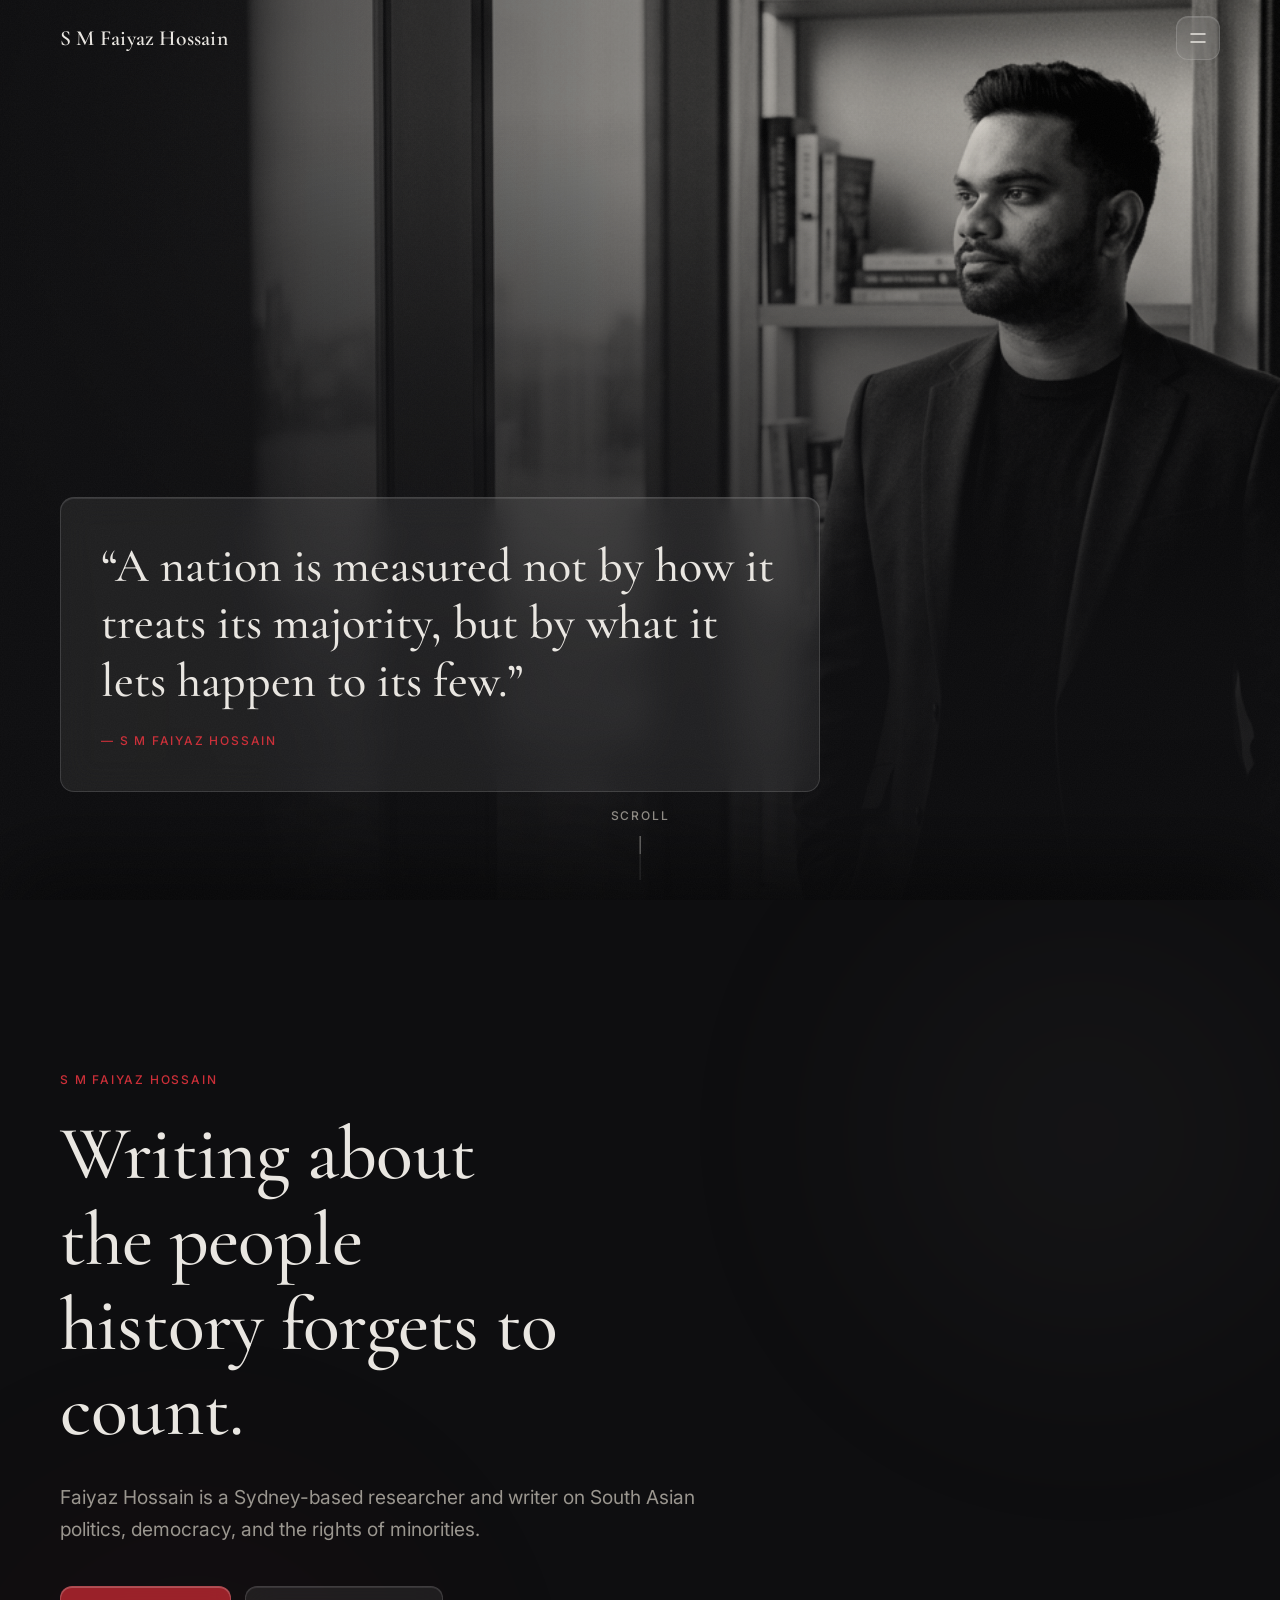
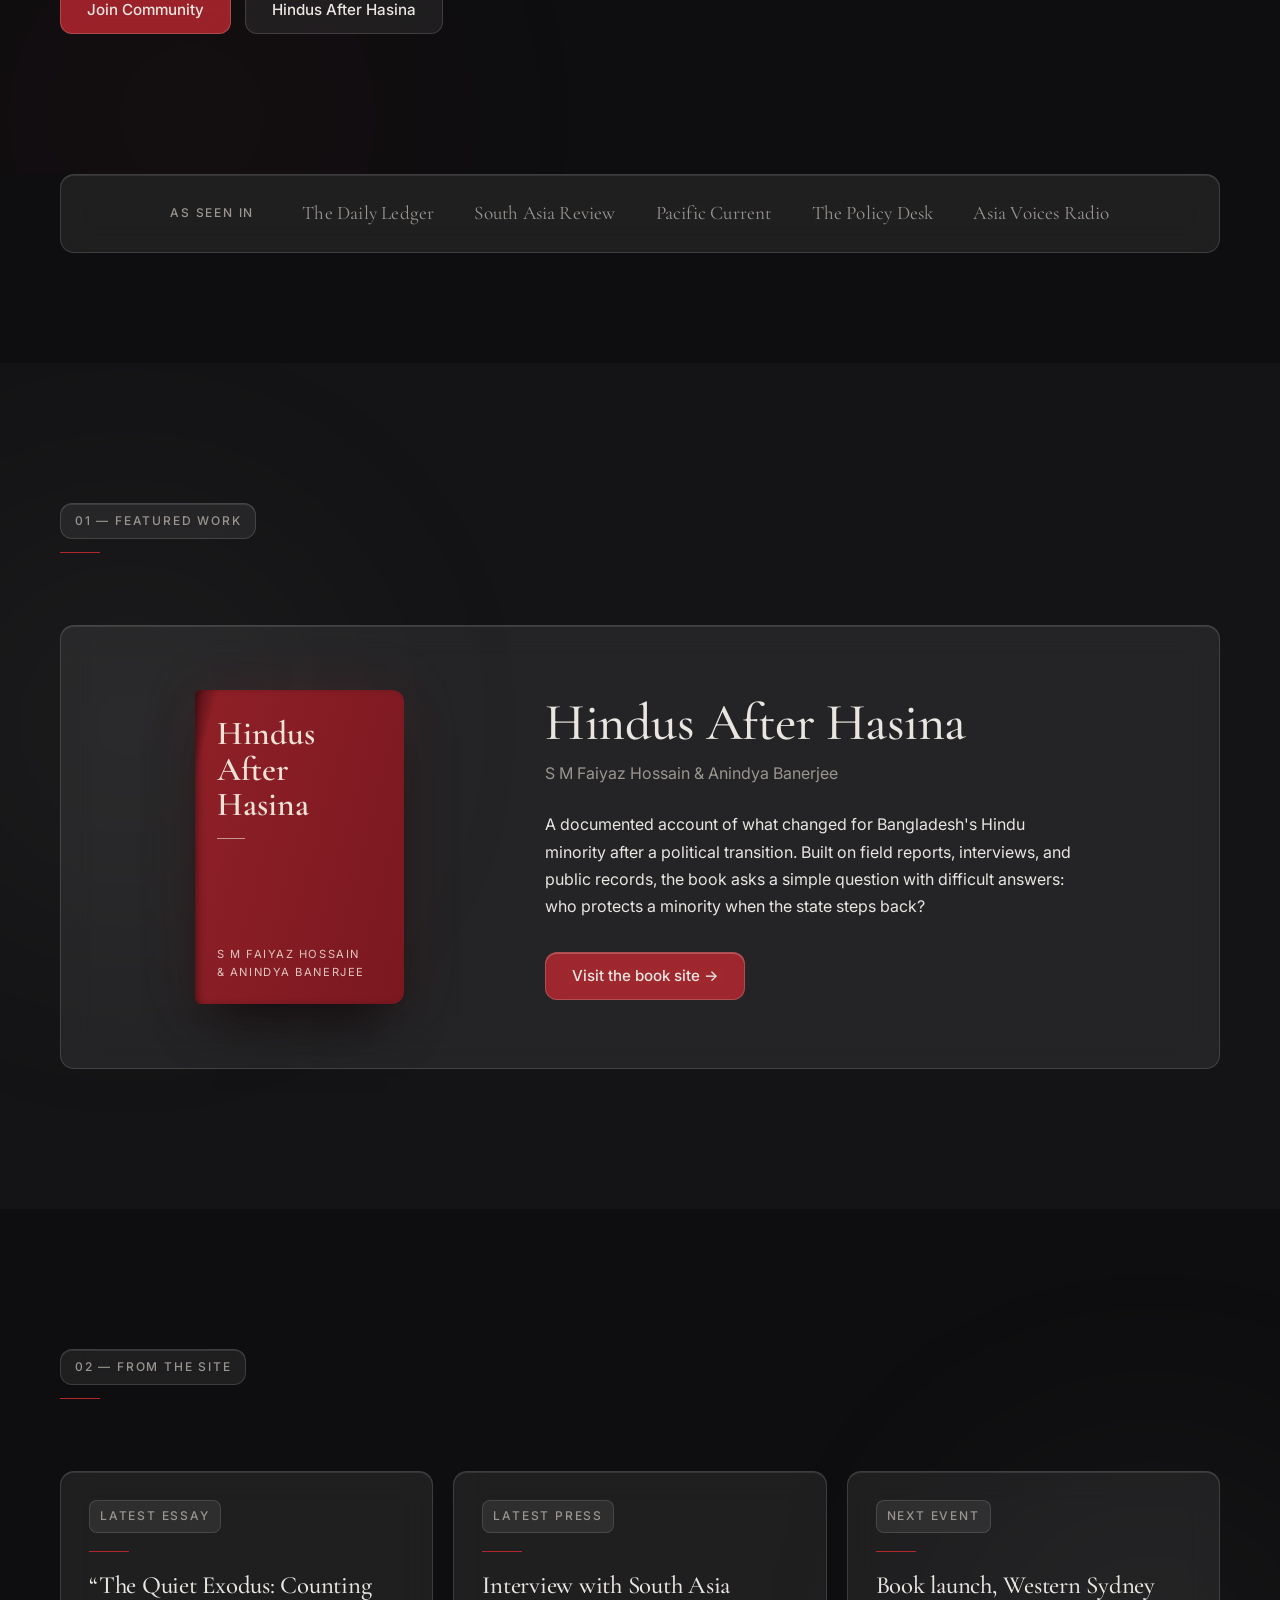
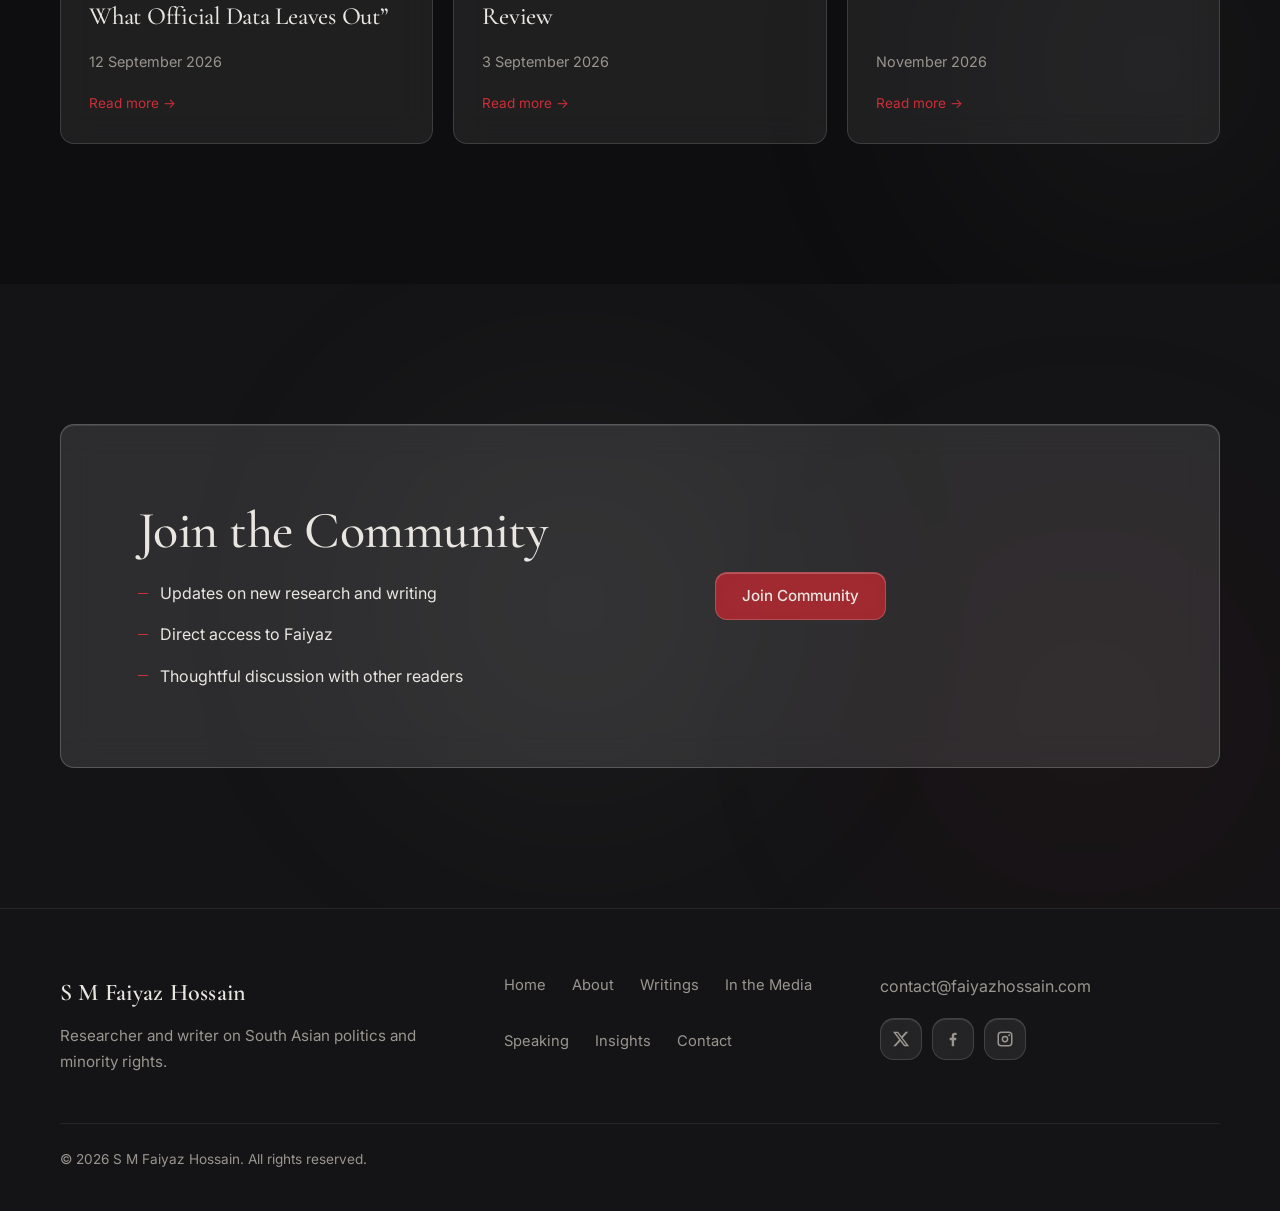
<file: index.html>
<!DOCTYPE html>
<html lang="en">
<head>
  <meta charset="utf-8">
  <meta name="viewport" content="width=device-width, initial-scale=1">
  <meta name="robots" content="noindex, nofollow">
  <title>S M Faiyaz Hossain — Researcher and writer on South Asian politics</title>
  <meta name="description" content="Researcher and writer on South Asian politics and minority rights.">
  <link rel="preconnect" href="https://fonts.googleapis.com">
  <link rel="preconnect" href="https://fonts.gstatic.com" crossorigin>
  <link href="https://fonts.googleapis.com/css2?family=Cormorant+Garamond:wght@500;600&family=Inter:wght@400;500&display=swap" rel="stylesheet">
  <script>document.documentElement.classList.add("js")</script>
  <link rel="stylesheet" href="css/style.css">
</head>
<body>
  <a class="skip-link" href="#main">Skip to content</a>

  <header class="site-header is-intro">
    <div class="site-header__inner">
      <a class="logo" href="index.html">S M Faiyaz Hossain</a>
      <nav class="nav" aria-label="Main">
        <a href="index.html" aria-current="page">Home</a>
        <a href="about.html">About</a>
        <a href="writings.html">Writings</a>
        <a href="media.html">In the Media</a>
        <a href="speaking.html">Speaking</a>
        <a href="insights.html">Insights</a>
        <a href="contact.html">Contact</a>
      </nav>
      <a class="btn btn--primary btn--sm site-header__cta" href="contact.html#community">Join Community</a>
      <button class="menu-btn glass" type="button" aria-expanded="false" aria-controls="menu-panel" aria-label="Open menu">
        <svg class="icon-open" viewBox="0 0 20 20" fill="none" stroke="currentColor" stroke-width="1.5" stroke-linecap="round" aria-hidden="true"><path d="M3 6h14M3 14h14"/></svg>
        <svg class="icon-close" viewBox="0 0 20 20" fill="none" stroke="currentColor" stroke-width="1.5" stroke-linecap="round" aria-hidden="true"><path d="M5 5l10 10M15 5L5 15"/></svg>
      </button>
    </div>
    <nav id="menu-panel" class="menu-panel glass" aria-label="Menu">
      <a href="index.html" aria-current="page">Home</a>
      <a href="about.html">About</a>
      <a href="writings.html">Writings</a>
      <a href="media.html">In the Media</a>
      <a href="speaking.html">Speaking</a>
      <a href="insights.html">Insights</a>
      <a href="contact.html">Contact</a>
      <a class="btn btn--primary" href="contact.html#community">Join Community</a>
    </nav>
  </header>

  <!-- 4.1 Intro screen -->
  <section class="intro" aria-label="Introduction">
    <div class="intro__media">
      <picture>
        <source media="(max-width: 700px)" srcset="assets/img/portrait-hero-mobile.jpg">
        <img class="photo" src="assets/img/portrait-hero.jpg" alt="Portrait of S M Faiyaz Hossain" fetchpriority="high">
      </picture>
    </div>
    <div class="intro__shade"></div>
    <div class="intro__content">
      <div class="container">
        <figure class="intro__quote glass" id="intro-quote">
          <!-- PLACEHOLDER -->
          <blockquote>“A nation is measured not by how it treats its majority, but by what it lets happen to its few.”</blockquote>
          <figcaption><cite class="eyebrow eyebrow--red">— S M Faiyaz Hossain</cite></figcaption>
        </figure>
      </div>
    </div>
    <div class="intro__scroll" aria-hidden="true">
      <span class="eyebrow">Scroll</span>
      <span class="line"></span>
    </div>
  </section>

  <div class="page-body">
    <main id="main">

      <!-- 1. Hero statement -->
      <section class="section hero glow-wrap">
        <span class="glow glow--warm glow--a"></span>
        <span class="glow glow--red glow--b"></span>
        <div class="container reveal">
          <!-- PLACEHOLDER -->
          <p class="eyebrow eyebrow--red" style="margin-bottom:22px">S M Faiyaz Hossain</p>
          <h1>Writing about the people history forgets to count.</h1>
          <p class="lead">Faiyaz Hossain is a Sydney-based researcher and writer on South Asian politics, democracy, and the rights of minorities.</p>
          <div class="hero__actions">
            <a class="btn btn--primary" href="contact.html#community">Join Community</a>
            <a class="btn btn--secondary" href="writings.html">Hindus After Hasina</a>
          </div>
        </div>
      </section>

      <!-- 2. Credibility strip -->
      <section class="strip" aria-label="As seen in">
        <div class="container reveal">
          <!-- PLACEHOLDER -->
          <div class="strip__bar glass">
            <span class="eyebrow strip__label">As seen in</span>
            <ul style="display:contents" data-stagger>
              <li class="reveal">The Daily Ledger</li>
              <li class="reveal">South Asia Review</li>
              <li class="reveal">Pacific Current</li>
              <li class="reveal">The Policy Desk</li>
              <li class="reveal">Asia Voices Radio</li>
            </ul>
          </div>
        </div>
      </section>

      <!-- 3. Featured work -->
      <section class="section section--raised glow-wrap">
        <span class="glow glow--warm" style="top:5%;left:-15%"></span>
        <div class="container">
          <div class="section-head reveal">
            <span class="tag glass eyebrow">01 — Featured Work</span>
          </div>
          <div class="featured glass reveal">
            <!-- PLACEHOLDER: replace the CSS cover with the real book cover image -->
            <div class="book" role="img" aria-label="Book cover: Hindus After Hasina, by S M Faiyaz Hossain and Anindya Banerjee">
              <div>
                <div class="book__title">Hindus After Hasina</div>
                <hr class="book__rule">
              </div>
              <div class="book__authors">S M Faiyaz Hossain<br>&amp; Anindya Banerjee</div>
            </div>
            <div class="featured__text">
              <!-- PLACEHOLDER -->
              <h2>Hindus After Hasina</h2>
              <p class="featured__authors">S M Faiyaz Hossain &amp; Anindya Banerjee</p>
              <p class="body">A documented account of what changed for Bangladesh's Hindu minority after a political transition. Built on field reports, interviews, and public records, the book asks a simple question with difficult answers: who protects a minority when the state steps back?</p>
              <a class="btn btn--primary" href="writings.html">Visit the book site →</a>
            </div>
          </div>
        </div>
      </section>

      <!-- 4. Highlights -->
      <section class="section glow-wrap">
        <span class="glow glow--warm" style="top:20%;right:-15%"></span>
        <div class="container">
          <div class="section-head reveal">
            <span class="tag glass eyebrow">02 — From the Site</span>
          </div>
          <div class="cards" data-stagger>
            <!-- PLACEHOLDER -->
            <a class="card glass reveal" href="writings.html">
              <div class="card__meta"><span class="card__label eyebrow">Latest Essay</span></div>
              <hr class="rule">
              <h3>“The Quiet Exodus: Counting What Official Data Leaves Out”</h3>
              <p class="card__date">12 September 2026</p>
              <span class="card__more">Read more →</span>
            </a>
            <!-- PLACEHOLDER -->
            <a class="card glass reveal" href="media.html">
              <div class="card__meta"><span class="card__label eyebrow">Latest Press</span></div>
              <hr class="rule">
              <h3>Interview with South Asia Review</h3>
              <p class="card__date">3 September 2026</p>
              <span class="card__more">Read more →</span>
            </a>
            <!-- PLACEHOLDER -->
            <a class="card glass reveal" href="speaking.html">
              <div class="card__meta"><span class="card__label eyebrow">Next Event</span></div>
              <hr class="rule">
              <h3>Book launch, Western Sydney</h3>
              <p class="card__date">November 2026</p>
              <span class="card__more">Read more →</span>
            </a>
          </div>
        </div>
      </section>

      <!-- 5. Join the Community -->
      <section class="section section--raised glow-wrap" id="community">
        <span class="glow glow--warm" style="top:0;left:20%"></span>
        <span class="glow glow--red" style="bottom:-20%;right:-10%"></span>
        <div class="container">
          <div class="community glass glass--strong reveal">
            <!-- PLACEHOLDER -->
            <div>
              <h2>Join the Community</h2>
              <ul class="benefits">
                <li>Updates on new research and writing</li>
                <li>Direct access to Faiyaz</li>
                <li>Thoughtful discussion with other readers</li>
              </ul>
            </div>
            <div class="community__cta">
              <a class="btn btn--primary" href="contact.html#community">Join Community</a>
            </div>
          </div>
        </div>
      </section>

    </main>

    <!-- 6. Footer -->
    <footer class="site-footer">
      <div class="container">
        <div class="site-footer__top">
          <div>
            <a class="logo" href="index.html">S M Faiyaz Hossain</a>
            <p class="site-footer__tag">Researcher and writer on South Asian politics and minority rights.</p>
          </div>
          <nav class="footer-nav" aria-label="Footer">
            <a href="index.html">Home</a>
            <a href="about.html">About</a>
            <a href="writings.html">Writings</a>
            <a href="media.html">In the Media</a>
            <a href="speaking.html">Speaking</a>
            <a href="insights.html">Insights</a>
            <a href="contact.html">Contact</a>
          </nav>
          <div class="footer-contact">
            <a class="mail" href="mailto:contact@faiyazhossain.com">contact@faiyazhossain.com</a>
            <div class="social">
              <a class="glass" href="#" aria-label="X"><svg viewBox="0 0 24 24" aria-hidden="true"><path d="M18.244 2.25h3.308l-7.227 8.26 8.502 11.24H16.17l-5.214-6.817L4.99 21.75H1.68l7.73-8.835L1.254 2.25H8.08l4.713 6.231zm-1.161 17.52h1.833L7.084 4.126H5.117z"/></svg></a>
              <a class="glass" href="#" aria-label="Facebook"><svg viewBox="0 0 24 24" aria-hidden="true"><path d="M13.5 21.5v-8h2.7l.4-3.2h-3.1V8.3c0-.9.3-1.5 1.6-1.5h1.7V3.9c-.3 0-1.3-.1-2.4-.1-2.4 0-4.1 1.5-4.1 4.2v2.3H7.5v3.2h2.8v8h3.2z"/></svg></a>
              <a class="glass" href="#" aria-label="Instagram"><svg viewBox="0 0 24 24" aria-hidden="true"><path fill-rule="evenodd" d="M7 2h10a5 5 0 0 1 5 5v10a5 5 0 0 1-5 5H7a5 5 0 0 1-5-5V7a5 5 0 0 1 5-5zm0 2a3 3 0 0 0-3 3v10a3 3 0 0 0 3 3h10a3 3 0 0 0 3-3V7a3 3 0 0 0-3-3H7zm5 3.5a4.5 4.5 0 1 1 0 9 4.5 4.5 0 0 1 0-9zm0 2a2.5 2.5 0 1 0 0 5 2.5 2.5 0 0 0 0-5zm5.500-3.700a1.200 1.200 0 1 1 0 2.400 1.200 1.200 0 0 1 0-2.400z"/></svg></a>
            </div>
          </div>
        </div>
        <p class="site-footer__bottom">© 2026 S M Faiyaz Hossain. All rights reserved.</p>
      </div>
    </footer>
  </div>

  <script src="js/main.js"></script>
</body>
</html>
</file>
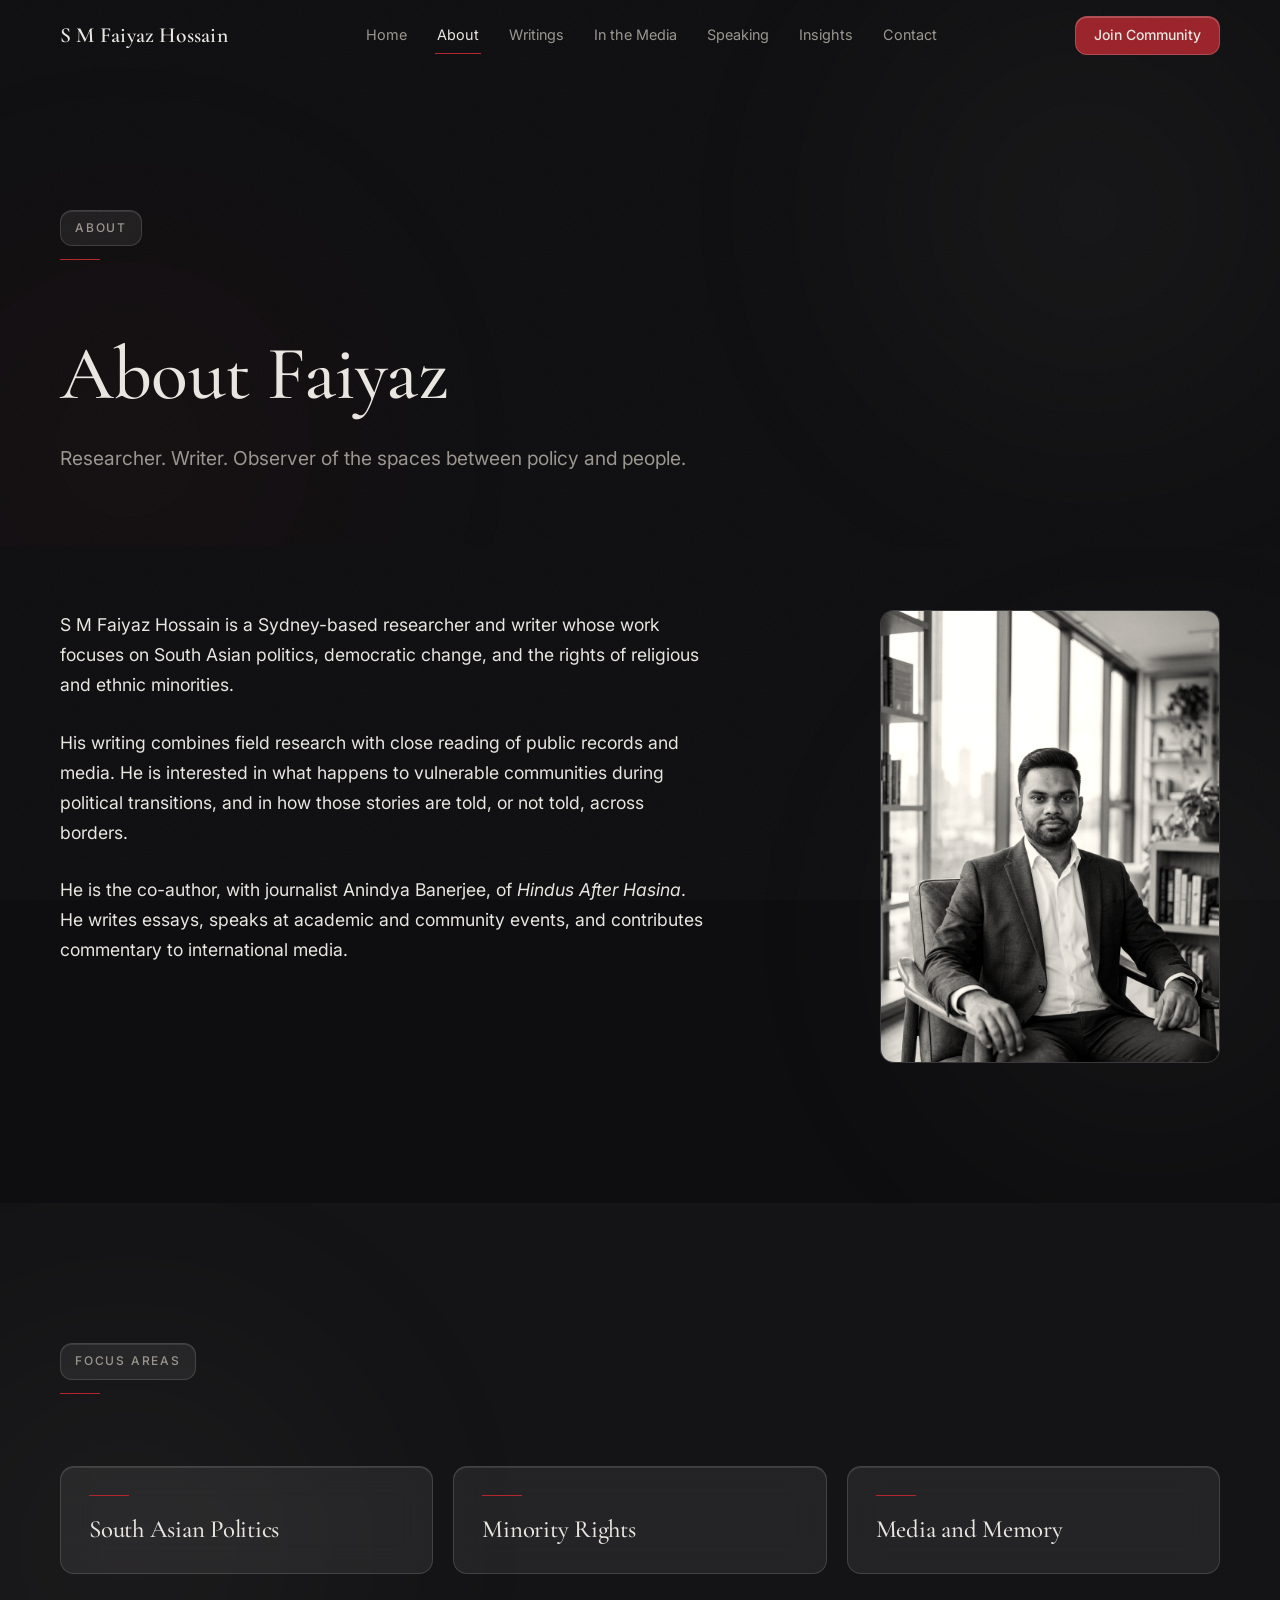
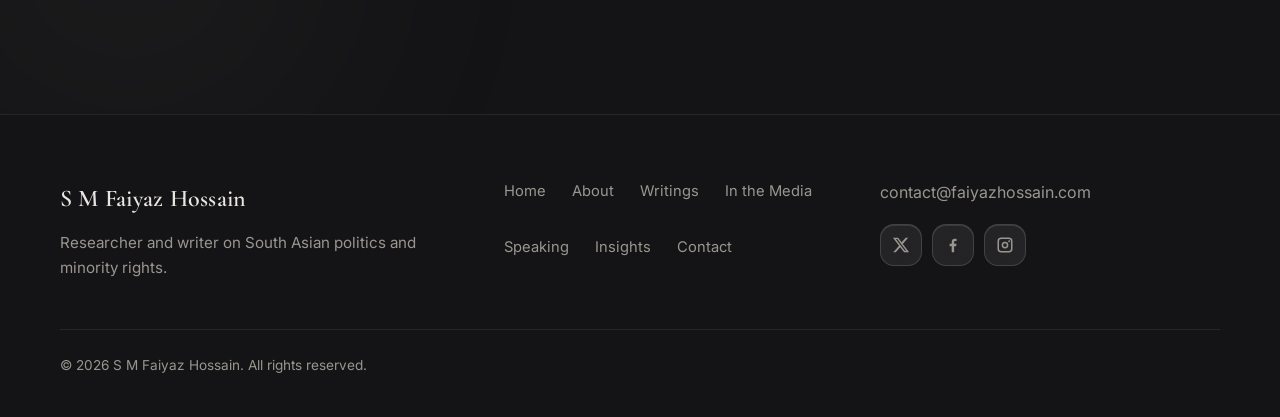
<file: about.html>
<!DOCTYPE html>
<html lang="en">
<head>
  <meta charset="utf-8">
  <meta name="viewport" content="width=device-width, initial-scale=1">
  <meta name="robots" content="noindex, nofollow">
  <title>About — S M Faiyaz Hossain</title>
  <meta name="description" content="Researcher. Writer. Observer of the spaces between policy and people.">
  <link rel="preconnect" href="https://fonts.googleapis.com">
  <link rel="preconnect" href="https://fonts.gstatic.com" crossorigin>
  <link href="https://fonts.googleapis.com/css2?family=Cormorant+Garamond:wght@500;600&family=Inter:wght@400;500&display=swap" rel="stylesheet">
  <script>document.documentElement.classList.add("js")</script>
  <link rel="stylesheet" href="css/style.css">
</head>
<body>
  <a class="skip-link" href="#main">Skip to content</a>

  <header class="site-header">
    <div class="site-header__inner">
      <a class="logo" href="index.html">S M Faiyaz Hossain</a>
      <nav class="nav" aria-label="Main">
        <a href="index.html">Home</a>
        <a href="about.html" aria-current="page">About</a>
        <a href="writings.html">Writings</a>
        <a href="media.html">In the Media</a>
        <a href="speaking.html">Speaking</a>
        <a href="insights.html">Insights</a>
        <a href="contact.html">Contact</a>
      </nav>
      <a class="btn btn--primary btn--sm site-header__cta" href="contact.html#community">Join Community</a>
      <button class="menu-btn glass" type="button" aria-expanded="false" aria-controls="menu-panel" aria-label="Open menu">
        <svg class="icon-open" viewBox="0 0 20 20" fill="none" stroke="currentColor" stroke-width="1.5" stroke-linecap="round" aria-hidden="true"><path d="M3 6h14M3 14h14"/></svg>
        <svg class="icon-close" viewBox="0 0 20 20" fill="none" stroke="currentColor" stroke-width="1.5" stroke-linecap="round" aria-hidden="true"><path d="M5 5l10 10M15 5L5 15"/></svg>
      </button>
    </div>
    <nav id="menu-panel" class="menu-panel glass" aria-label="Menu">
      <a href="index.html">Home</a>
      <a href="about.html" aria-current="page">About</a>
      <a href="writings.html">Writings</a>
      <a href="media.html">In the Media</a>
      <a href="speaking.html">Speaking</a>
      <a href="insights.html">Insights</a>
      <a href="contact.html">Contact</a>
      <a class="btn btn--primary" href="contact.html#community">Join Community</a>
    </nav>
  </header>

  <main id="main">

    <!-- Page header -->
    <header class="page-head glow-wrap">
      <span class="glow glow--warm" style="top:-20%;right:-10%"></span>
      <span class="glow glow--red" style="bottom:-40%;left:-15%"></span>
      <div class="container">
        <div class="section-head reveal"><span class="tag glass eyebrow">About</span></div>
        <!-- PLACEHOLDER -->
        <h1 class="reveal">About Faiyaz</h1>
        <p class="lead reveal">Researcher. Writer. Observer of the spaces between policy and people.</p>
      </div>
    </header>

    <section class="section glow-wrap">
      <span class="glow glow--warm" style="top:10%;right:-15%"></span>
      <div class="container">
        
        <!-- PLACEHOLDER -->
        <div class="about">
          <div class="about__text">
            <p class="reveal">S M Faiyaz Hossain is a Sydney-based researcher and writer whose work focuses on South Asian politics, democratic change, and the rights of religious and ethnic minorities.</p>
            <p class="reveal">His writing combines field research with close reading of public records and media. He is interested in what happens to vulnerable communities during political transitions, and in how those stories are told, or not told, across borders.</p>
            <p class="reveal">He is the co-author, with journalist Anindya Banerjee, of <em>Hindus After Hasina</em>. He writes essays, speaks at academic and community events, and contributes commentary to international media.</p>
          </div>
          <figure class="portrait reveal">
            <img class="photo" src="assets/img/portrait-about.jpg" alt="Portrait of S M Faiyaz Hossain" loading="lazy">
          </figure>
        </div>
      </div>
    </section>
    <section class="section section--raised glow-wrap">
      <span class="glow glow--warm" style="top:5%;left:-15%"></span>
      <div class="container">
        <div class="section-head reveal"><span class="tag glass eyebrow">Focus Areas</span></div>
        <div class="cards" data-stagger>
          <!-- PLACEHOLDER -->
          <article class="card card--static glass reveal"><hr class="rule"><h3>South Asian Politics</h3></article>
          <article class="card card--static glass reveal"><hr class="rule"><h3>Minority Rights</h3></article>
          <article class="card card--static glass reveal"><hr class="rule"><h3>Media and Memory</h3></article>
        </div>
      </div>
    </section>
  </main>

  <footer class="site-footer">
      <div class="container">
        <div class="site-footer__top">
          <div>
            <a class="logo" href="index.html">S M Faiyaz Hossain</a>
            <p class="site-footer__tag">Researcher and writer on South Asian politics and minority rights.</p>
          </div>
          <nav class="footer-nav" aria-label="Footer">
            <a href="index.html">Home</a>
            <a href="about.html">About</a>
            <a href="writings.html">Writings</a>
            <a href="media.html">In the Media</a>
            <a href="speaking.html">Speaking</a>
            <a href="insights.html">Insights</a>
            <a href="contact.html">Contact</a>
          </nav>
          <div class="footer-contact">
            <a class="mail" href="mailto:contact@faiyazhossain.com">contact@faiyazhossain.com</a>
            <div class="social">
              <a class="glass" href="#" aria-label="X"><svg viewBox="0 0 24 24" aria-hidden="true"><path d="M18.244 2.25h3.308l-7.227 8.26 8.502 11.24H16.17l-5.214-6.817L4.99 21.75H1.68l7.73-8.835L1.254 2.25H8.08l4.713 6.231zm-1.161 17.52h1.833L7.084 4.126H5.117z"/></svg></a>
              <a class="glass" href="#" aria-label="Facebook"><svg viewBox="0 0 24 24" aria-hidden="true"><path d="M13.5 21.5v-8h2.7l.4-3.2h-3.1V8.3c0-.9.3-1.5 1.6-1.5h1.7V3.9c-.3 0-1.3-.1-2.4-.1-2.4 0-4.1 1.5-4.1 4.2v2.3H7.5v3.2h2.8v8h3.2z"/></svg></a>
              <a class="glass" href="#" aria-label="Instagram"><svg viewBox="0 0 24 24" aria-hidden="true"><path fill-rule="evenodd" d="M7 2h10a5 5 0 0 1 5 5v10a5 5 0 0 1-5 5H7a5 5 0 0 1-5-5V7a5 5 0 0 1 5-5zm0 2a3 3 0 0 0-3 3v10a3 3 0 0 0 3 3h10a3 3 0 0 0 3-3V7a3 3 0 0 0-3-3H7zm5 3.5a4.5 4.5 0 1 1 0 9 4.5 4.5 0 0 1 0-9zm0 2a2.5 2.5 0 1 0 0 5 2.5 2.5 0 0 0 0-5zm5.500-3.700a1.200 1.200 0 1 1 0 2.400 1.200 1.200 0 0 1 0-2.400z"/></svg></a>
            </div>
          </div>
        </div>
        <p class="site-footer__bottom">© 2026 S M Faiyaz Hossain. All rights reserved.</p>
      </div>
    </footer>

  <script src="js/main.js"></script>
</body>
</html>
</file>
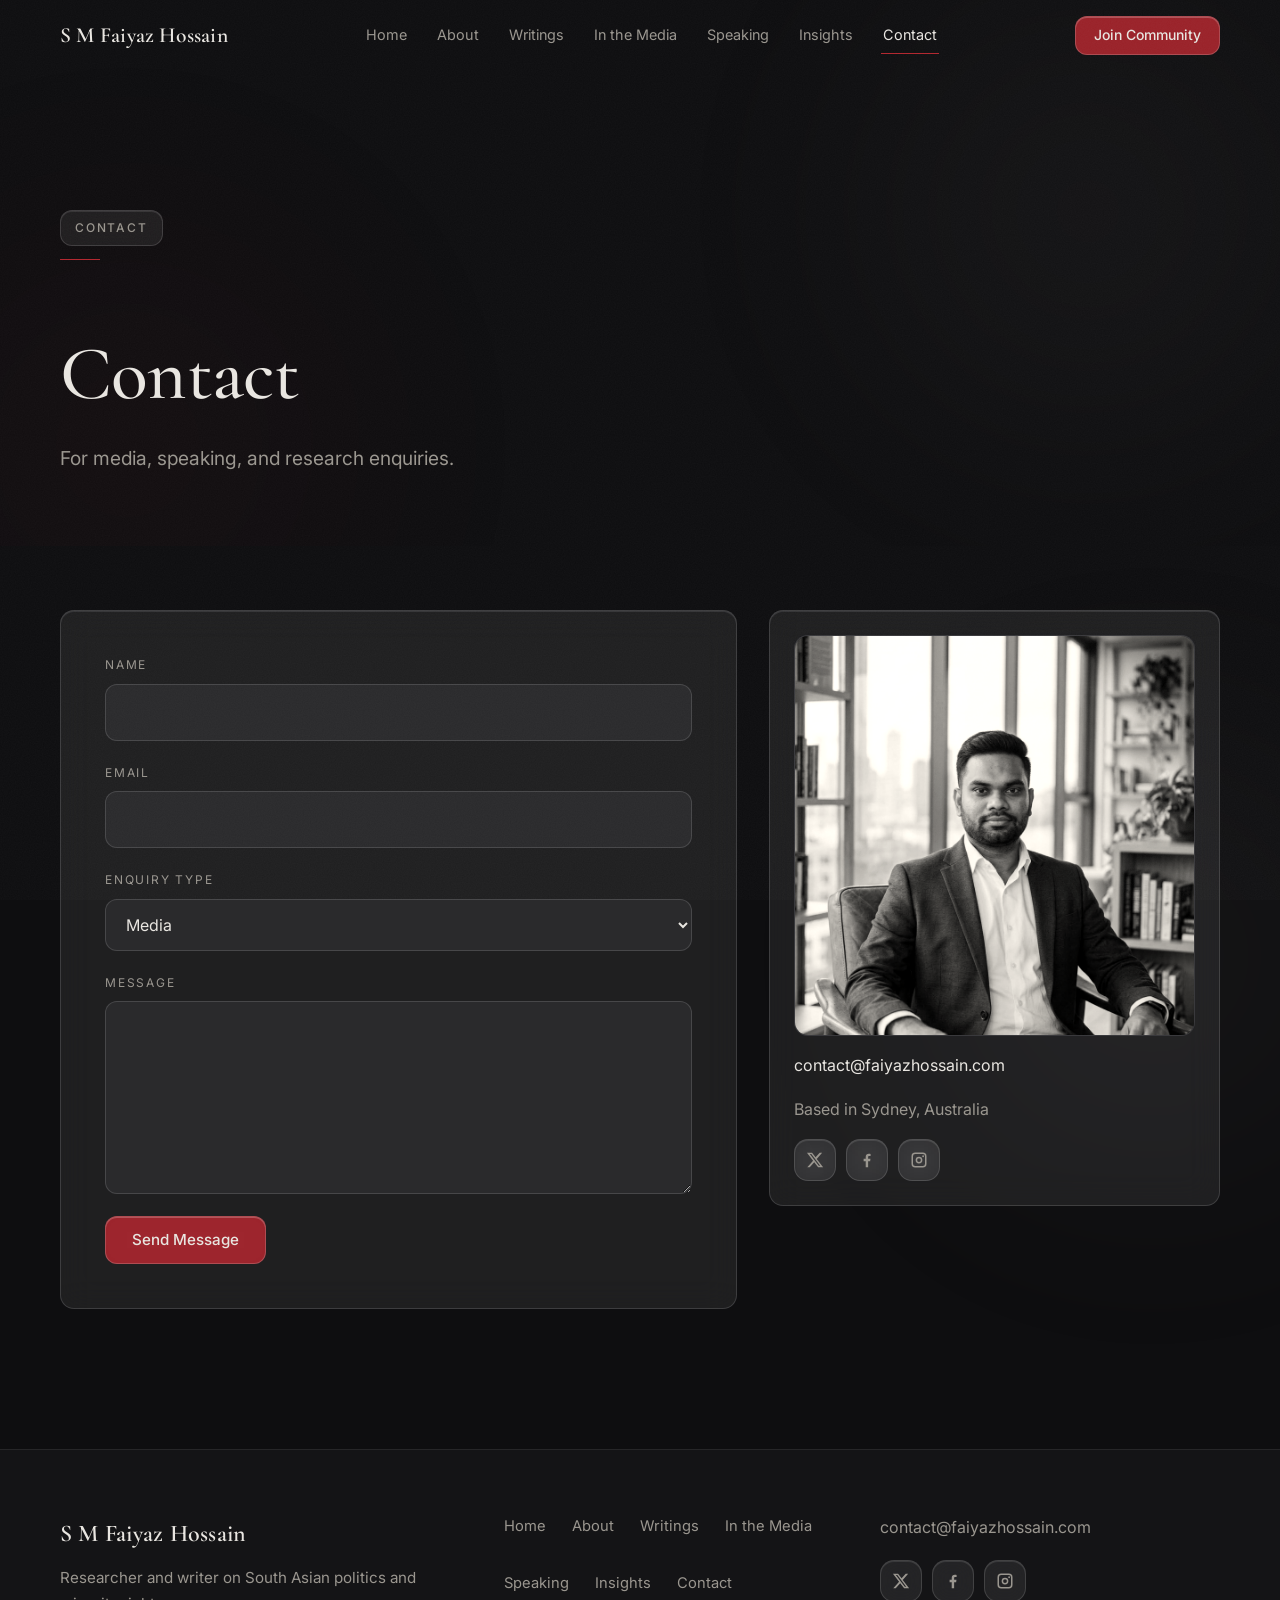
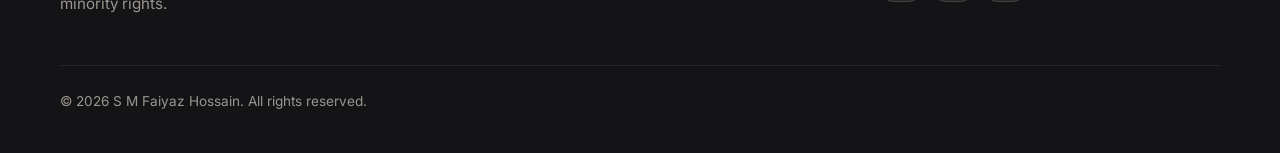
<file: contact.html>
<!DOCTYPE html>
<html lang="en">
<head>
  <meta charset="utf-8">
  <meta name="viewport" content="width=device-width, initial-scale=1">
  <meta name="robots" content="noindex, nofollow">
  <title>Contact — S M Faiyaz Hossain</title>
  <meta name="description" content="For media, speaking, and research enquiries.">
  <link rel="preconnect" href="https://fonts.googleapis.com">
  <link rel="preconnect" href="https://fonts.gstatic.com" crossorigin>
  <link href="https://fonts.googleapis.com/css2?family=Cormorant+Garamond:wght@500;600&family=Inter:wght@400;500&display=swap" rel="stylesheet">
  <script>document.documentElement.classList.add("js")</script>
  <link rel="stylesheet" href="css/style.css">
</head>
<body>
  <a class="skip-link" href="#main">Skip to content</a>

  <header class="site-header">
    <div class="site-header__inner">
      <a class="logo" href="index.html">S M Faiyaz Hossain</a>
      <nav class="nav" aria-label="Main">
        <a href="index.html">Home</a>
        <a href="about.html">About</a>
        <a href="writings.html">Writings</a>
        <a href="media.html">In the Media</a>
        <a href="speaking.html">Speaking</a>
        <a href="insights.html">Insights</a>
        <a href="contact.html" aria-current="page">Contact</a>
      </nav>
      <a class="btn btn--primary btn--sm site-header__cta" href="contact.html#community">Join Community</a>
      <button class="menu-btn glass" type="button" aria-expanded="false" aria-controls="menu-panel" aria-label="Open menu">
        <svg class="icon-open" viewBox="0 0 20 20" fill="none" stroke="currentColor" stroke-width="1.5" stroke-linecap="round" aria-hidden="true"><path d="M3 6h14M3 14h14"/></svg>
        <svg class="icon-close" viewBox="0 0 20 20" fill="none" stroke="currentColor" stroke-width="1.5" stroke-linecap="round" aria-hidden="true"><path d="M5 5l10 10M15 5L5 15"/></svg>
      </button>
    </div>
    <nav id="menu-panel" class="menu-panel glass" aria-label="Menu">
      <a href="index.html">Home</a>
      <a href="about.html">About</a>
      <a href="writings.html">Writings</a>
      <a href="media.html">In the Media</a>
      <a href="speaking.html">Speaking</a>
      <a href="insights.html">Insights</a>
      <a href="contact.html" aria-current="page">Contact</a>
      <a class="btn btn--primary" href="contact.html#community">Join Community</a>
    </nav>
  </header>

  <main id="main">

    <!-- Page header -->
    <header class="page-head glow-wrap">
      <span class="glow glow--warm" style="top:-20%;right:-10%"></span>
      <span class="glow glow--red" style="bottom:-40%;left:-15%"></span>
      <div class="container">
        <div class="section-head reveal"><span class="tag glass eyebrow">Contact</span></div>
        <!-- PLACEHOLDER -->
        <h1 class="reveal">Contact</h1>
        <p class="lead reveal">For media, speaking, and research enquiries.</p>
      </div>
    </header>

    <section class="section glow-wrap">
      <span class="glow glow--warm" style="top:10%;right:-15%"></span>
      <div class="container">
        
        <div class="contact">
          <form class="form glass reveal" id="contact-form" novalidate>
            <div class="field"><label for="f-name">Name</label><input id="f-name" name="name" type="text" autocomplete="name" required></div>
            <div class="field"><label for="f-email">Email</label><input id="f-email" name="email" type="email" autocomplete="email" required></div>
            <div class="field"><label for="f-type">Enquiry type</label>
              <select id="f-type" name="type" required>
                <option>Media</option><option>Speaking</option><option>Research</option><option>Other</option>
              </select></div>
            <div class="field"><label for="f-msg">Message</label><textarea id="f-msg" name="message" rows="6" required></textarea></div>
            <div class="form__foot">
              <button class="btn btn--primary" type="submit">Send Message</button>
              <!-- PLACEHOLDER -->
              <p class="form__note" id="form-note" role="status" hidden>Thank you. Your message has been sent.</p>
            </div>
          </form>
          <aside class="side glass reveal">
            <figure class="portrait portrait--square">
              <img class="photo" src="assets/img/portrait-casual.jpg" alt="Casual portrait of S M Faiyaz Hossain" loading="lazy">
            </figure>
            <!-- PLACEHOLDER -->
            <a class="mail" href="mailto:contact@faiyazhossain.com">contact@faiyazhossain.com</a>
            <p>Based in Sydney, Australia</p>
            <div class="social">
              <a class="glass" href="#" aria-label="X"><svg viewBox="0 0 24 24" aria-hidden="true"><path d="M18.244 2.25h3.308l-7.227 8.26 8.502 11.24H16.17l-5.214-6.817L4.99 21.75H1.68l7.73-8.835L1.254 2.25H8.08l4.713 6.231zm-1.161 17.52h1.833L7.084 4.126H5.117z"/></svg></a>
              <a class="glass" href="#" aria-label="Facebook"><svg viewBox="0 0 24 24" aria-hidden="true"><path d="M13.5 21.5v-8h2.7l.4-3.2h-3.1V8.3c0-.9.3-1.5 1.6-1.5h1.7V3.9c-.3 0-1.3-.1-2.4-.1-2.4 0-4.1 1.5-4.1 4.2v2.3H7.5v3.2h2.8v8h3.2z"/></svg></a>
              <a class="glass" href="#" aria-label="Instagram"><svg viewBox="0 0 24 24" aria-hidden="true"><path fill-rule="evenodd" d="M7 2h10a5 5 0 0 1 5 5v10a5 5 0 0 1-5 5H7a5 5 0 0 1-5-5V7a5 5 0 0 1 5-5zm0 2a3 3 0 0 0-3 3v10a3 3 0 0 0 3 3h10a3 3 0 0 0 3-3V7a3 3 0 0 0-3-3H7zm5 3.5a4.5 4.5 0 1 1 0 9 4.5 4.5 0 0 1 0-9zm0 2a2.5 2.5 0 1 0 0 5 2.5 2.5 0 0 0 0-5zm5.500-3.700a1.200 1.200 0 1 1 0 2.400 1.200 1.200 0 0 1 0-2.400z"/></svg></a>
            </div>
          </aside>
        </div>
      </div>
    </section>
  </main>

  <footer class="site-footer">
      <div class="container">
        <div class="site-footer__top">
          <div>
            <a class="logo" href="index.html">S M Faiyaz Hossain</a>
            <p class="site-footer__tag">Researcher and writer on South Asian politics and minority rights.</p>
          </div>
          <nav class="footer-nav" aria-label="Footer">
            <a href="index.html">Home</a>
            <a href="about.html">About</a>
            <a href="writings.html">Writings</a>
            <a href="media.html">In the Media</a>
            <a href="speaking.html">Speaking</a>
            <a href="insights.html">Insights</a>
            <a href="contact.html">Contact</a>
          </nav>
          <div class="footer-contact">
            <a class="mail" href="mailto:contact@faiyazhossain.com">contact@faiyazhossain.com</a>
            <div class="social">
              <a class="glass" href="#" aria-label="X"><svg viewBox="0 0 24 24" aria-hidden="true"><path d="M18.244 2.25h3.308l-7.227 8.26 8.502 11.24H16.17l-5.214-6.817L4.99 21.75H1.68l7.73-8.835L1.254 2.25H8.08l4.713 6.231zm-1.161 17.52h1.833L7.084 4.126H5.117z"/></svg></a>
              <a class="glass" href="#" aria-label="Facebook"><svg viewBox="0 0 24 24" aria-hidden="true"><path d="M13.5 21.5v-8h2.7l.4-3.2h-3.1V8.3c0-.9.3-1.5 1.6-1.5h1.7V3.9c-.3 0-1.3-.1-2.4-.1-2.4 0-4.1 1.5-4.1 4.2v2.3H7.5v3.2h2.8v8h3.2z"/></svg></a>
              <a class="glass" href="#" aria-label="Instagram"><svg viewBox="0 0 24 24" aria-hidden="true"><path fill-rule="evenodd" d="M7 2h10a5 5 0 0 1 5 5v10a5 5 0 0 1-5 5H7a5 5 0 0 1-5-5V7a5 5 0 0 1 5-5zm0 2a3 3 0 0 0-3 3v10a3 3 0 0 0 3 3h10a3 3 0 0 0 3-3V7a3 3 0 0 0-3-3H7zm5 3.5a4.5 4.5 0 1 1 0 9 4.5 4.5 0 0 1 0-9zm0 2a2.5 2.5 0 1 0 0 5 2.5 2.5 0 0 0 0-5zm5.500-3.700a1.200 1.200 0 1 1 0 2.400 1.200 1.200 0 0 1 0-2.400z"/></svg></a>
            </div>
          </div>
        </div>
        <p class="site-footer__bottom">© 2026 S M Faiyaz Hossain. All rights reserved.</p>
      </div>
    </footer>

  <script src="js/main.js"></script>
</body>
</html>
</file>
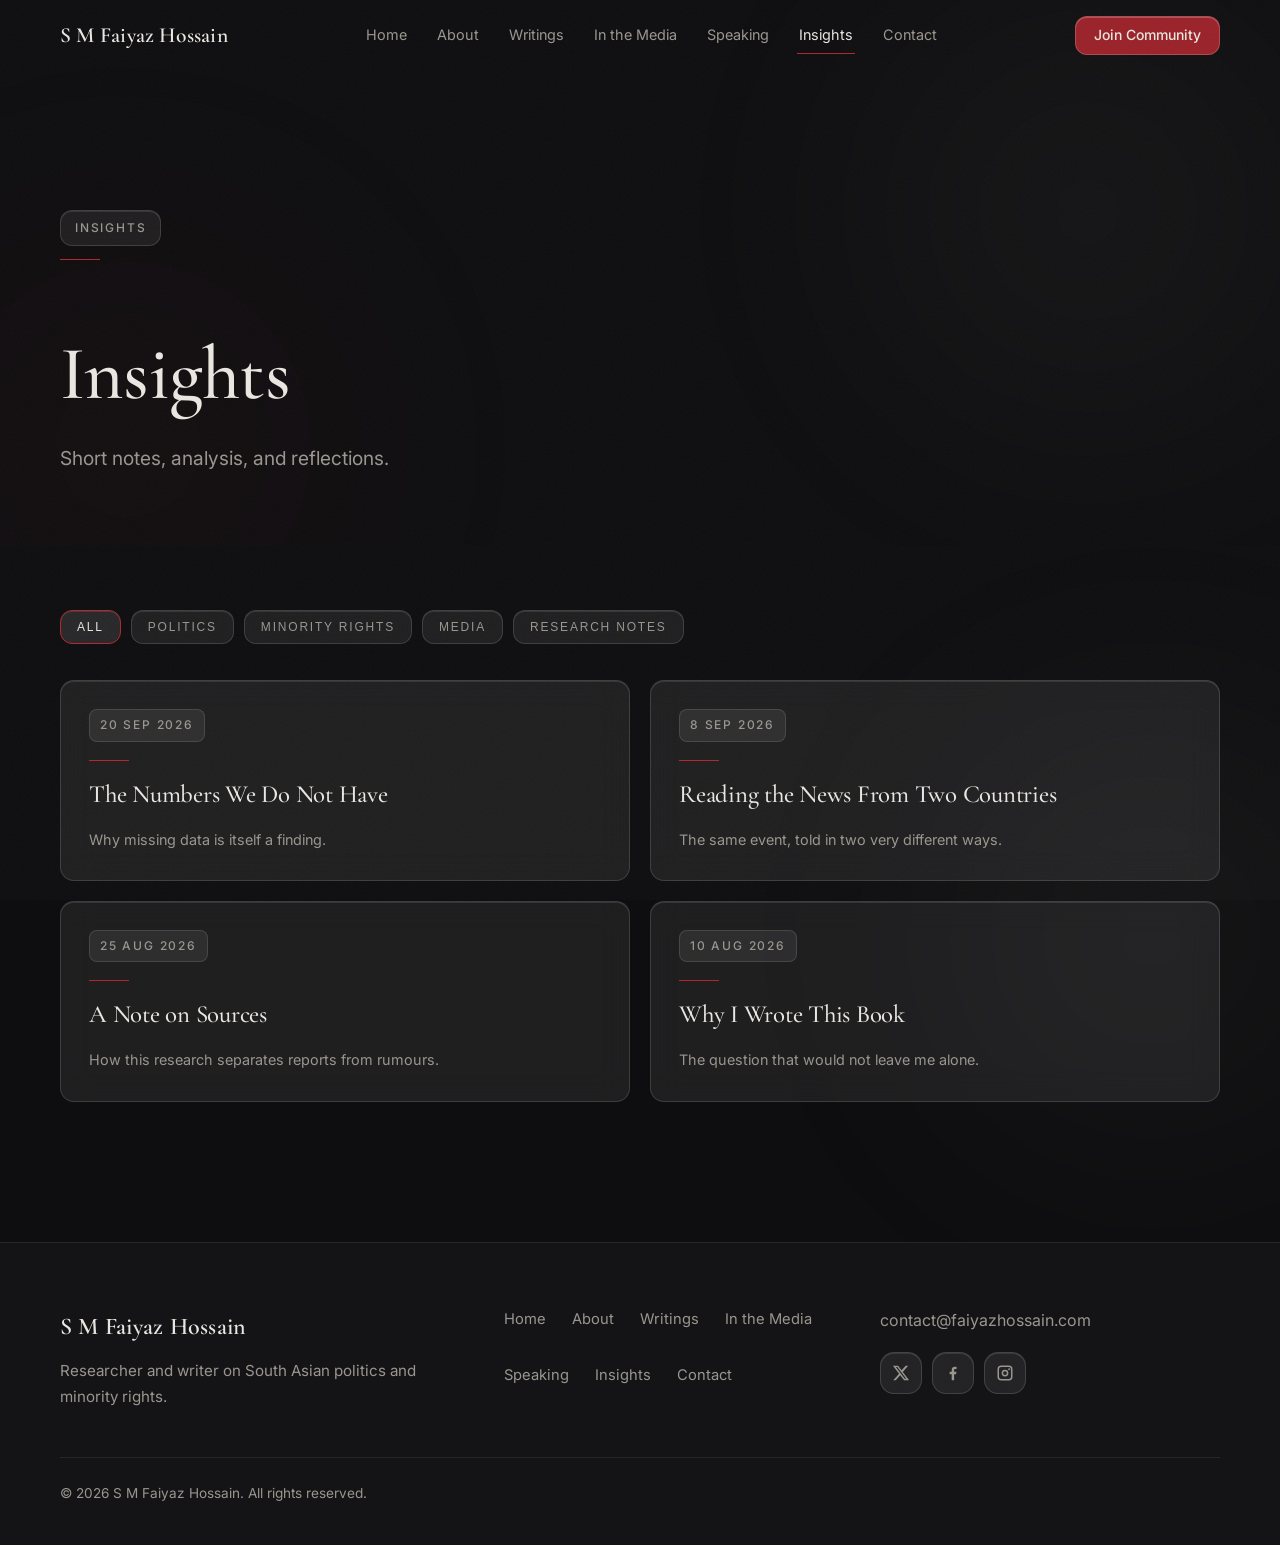
<file: insights.html>
<!DOCTYPE html>
<html lang="en">
<head>
  <meta charset="utf-8">
  <meta name="viewport" content="width=device-width, initial-scale=1">
  <meta name="robots" content="noindex, nofollow">
  <title>Insights — S M Faiyaz Hossain</title>
  <meta name="description" content="Short notes, analysis, and reflections.">
  <link rel="preconnect" href="https://fonts.googleapis.com">
  <link rel="preconnect" href="https://fonts.gstatic.com" crossorigin>
  <link href="https://fonts.googleapis.com/css2?family=Cormorant+Garamond:wght@500;600&family=Inter:wght@400;500&display=swap" rel="stylesheet">
  <script>document.documentElement.classList.add("js")</script>
  <link rel="stylesheet" href="css/style.css">
</head>
<body>
  <a class="skip-link" href="#main">Skip to content</a>

  <header class="site-header">
    <div class="site-header__inner">
      <a class="logo" href="index.html">S M Faiyaz Hossain</a>
      <nav class="nav" aria-label="Main">
        <a href="index.html">Home</a>
        <a href="about.html">About</a>
        <a href="writings.html">Writings</a>
        <a href="media.html">In the Media</a>
        <a href="speaking.html">Speaking</a>
        <a href="insights.html" aria-current="page">Insights</a>
        <a href="contact.html">Contact</a>
      </nav>
      <a class="btn btn--primary btn--sm site-header__cta" href="contact.html#community">Join Community</a>
      <button class="menu-btn glass" type="button" aria-expanded="false" aria-controls="menu-panel" aria-label="Open menu">
        <svg class="icon-open" viewBox="0 0 20 20" fill="none" stroke="currentColor" stroke-width="1.5" stroke-linecap="round" aria-hidden="true"><path d="M3 6h14M3 14h14"/></svg>
        <svg class="icon-close" viewBox="0 0 20 20" fill="none" stroke="currentColor" stroke-width="1.5" stroke-linecap="round" aria-hidden="true"><path d="M5 5l10 10M15 5L5 15"/></svg>
      </button>
    </div>
    <nav id="menu-panel" class="menu-panel glass" aria-label="Menu">
      <a href="index.html">Home</a>
      <a href="about.html">About</a>
      <a href="writings.html">Writings</a>
      <a href="media.html">In the Media</a>
      <a href="speaking.html">Speaking</a>
      <a href="insights.html" aria-current="page">Insights</a>
      <a href="contact.html">Contact</a>
      <a class="btn btn--primary" href="contact.html#community">Join Community</a>
    </nav>
  </header>

  <main id="main">

    <!-- Page header -->
    <header class="page-head glow-wrap">
      <span class="glow glow--warm" style="top:-20%;right:-10%"></span>
      <span class="glow glow--red" style="bottom:-40%;left:-15%"></span>
      <div class="container">
        <div class="section-head reveal"><span class="tag glass eyebrow">Insights</span></div>
        <!-- PLACEHOLDER -->
        <h1 class="reveal">Insights</h1>
        <p class="lead reveal">Short notes, analysis, and reflections.</p>
      </div>
    </header>

    <section class="section glow-wrap">
      <span class="glow glow--warm" style="top:10%;right:-15%"></span>
      <div class="container">
        
        <div class="chips reveal" role="group" aria-label="Filter posts"><button type="button" class="chip glass eyebrow" data-filter="All" aria-pressed="true">All</button><button type="button" class="chip glass eyebrow" data-filter="Politics" aria-pressed="false">Politics</button><button type="button" class="chip glass eyebrow" data-filter="Minority Rights" aria-pressed="false">Minority Rights</button><button type="button" class="chip glass eyebrow" data-filter="Media" aria-pressed="false">Media</button><button type="button" class="chip glass eyebrow" data-filter="Research Notes" aria-pressed="false">Research Notes</button></div>
        <div class="cards cards--2" data-stagger id="posts">
          <!-- PLACEHOLDER -->
          <article class="card card--static glass reveal" data-tag="Research Notes">
            <div class="card__meta"><span class="card__label eyebrow">20 Sep 2026</span></div>
            <hr class="rule">
            <h3>The Numbers We Do Not Have</h3>
            <p class="card__date">Why missing data is itself a finding.</p>
          </article>
          <article class="card card--static glass reveal" data-tag="Media">
            <div class="card__meta"><span class="card__label eyebrow">8 Sep 2026</span></div>
            <hr class="rule">
            <h3>Reading the News From Two Countries</h3>
            <p class="card__date">The same event, told in two very different ways.</p>
          </article>
          <article class="card card--static glass reveal" data-tag="Research Notes">
            <div class="card__meta"><span class="card__label eyebrow">25 Aug 2026</span></div>
            <hr class="rule">
            <h3>A Note on Sources</h3>
            <p class="card__date">How this research separates reports from rumours.</p>
          </article>
          <article class="card card--static glass reveal" data-tag="Minority Rights">
            <div class="card__meta"><span class="card__label eyebrow">10 Aug 2026</span></div>
            <hr class="rule">
            <h3>Why I Wrote This Book</h3>
            <p class="card__date">The question that would not leave me alone.</p>
          </article>
        </div>
      </div>
    </section>
  </main>

  <footer class="site-footer">
      <div class="container">
        <div class="site-footer__top">
          <div>
            <a class="logo" href="index.html">S M Faiyaz Hossain</a>
            <p class="site-footer__tag">Researcher and writer on South Asian politics and minority rights.</p>
          </div>
          <nav class="footer-nav" aria-label="Footer">
            <a href="index.html">Home</a>
            <a href="about.html">About</a>
            <a href="writings.html">Writings</a>
            <a href="media.html">In the Media</a>
            <a href="speaking.html">Speaking</a>
            <a href="insights.html">Insights</a>
            <a href="contact.html">Contact</a>
          </nav>
          <div class="footer-contact">
            <a class="mail" href="mailto:contact@faiyazhossain.com">contact@faiyazhossain.com</a>
            <div class="social">
              <a class="glass" href="#" aria-label="X"><svg viewBox="0 0 24 24" aria-hidden="true"><path d="M18.244 2.25h3.308l-7.227 8.26 8.502 11.24H16.17l-5.214-6.817L4.99 21.75H1.68l7.73-8.835L1.254 2.25H8.08l4.713 6.231zm-1.161 17.52h1.833L7.084 4.126H5.117z"/></svg></a>
              <a class="glass" href="#" aria-label="Facebook"><svg viewBox="0 0 24 24" aria-hidden="true"><path d="M13.5 21.5v-8h2.7l.4-3.2h-3.1V8.3c0-.9.3-1.5 1.6-1.5h1.7V3.9c-.3 0-1.3-.1-2.4-.1-2.4 0-4.1 1.5-4.1 4.2v2.3H7.5v3.2h2.8v8h3.2z"/></svg></a>
              <a class="glass" href="#" aria-label="Instagram"><svg viewBox="0 0 24 24" aria-hidden="true"><path fill-rule="evenodd" d="M7 2h10a5 5 0 0 1 5 5v10a5 5 0 0 1-5 5H7a5 5 0 0 1-5-5V7a5 5 0 0 1 5-5zm0 2a3 3 0 0 0-3 3v10a3 3 0 0 0 3 3h10a3 3 0 0 0 3-3V7a3 3 0 0 0-3-3H7zm5 3.5a4.5 4.5 0 1 1 0 9 4.5 4.5 0 0 1 0-9zm0 2a2.5 2.5 0 1 0 0 5 2.5 2.5 0 0 0 0-5zm5.500-3.700a1.200 1.200 0 1 1 0 2.400 1.200 1.200 0 0 1 0-2.400z"/></svg></a>
            </div>
          </div>
        </div>
        <p class="site-footer__bottom">© 2026 S M Faiyaz Hossain. All rights reserved.</p>
      </div>
    </footer>

  <script src="js/main.js"></script>
</body>
</html>
</file>
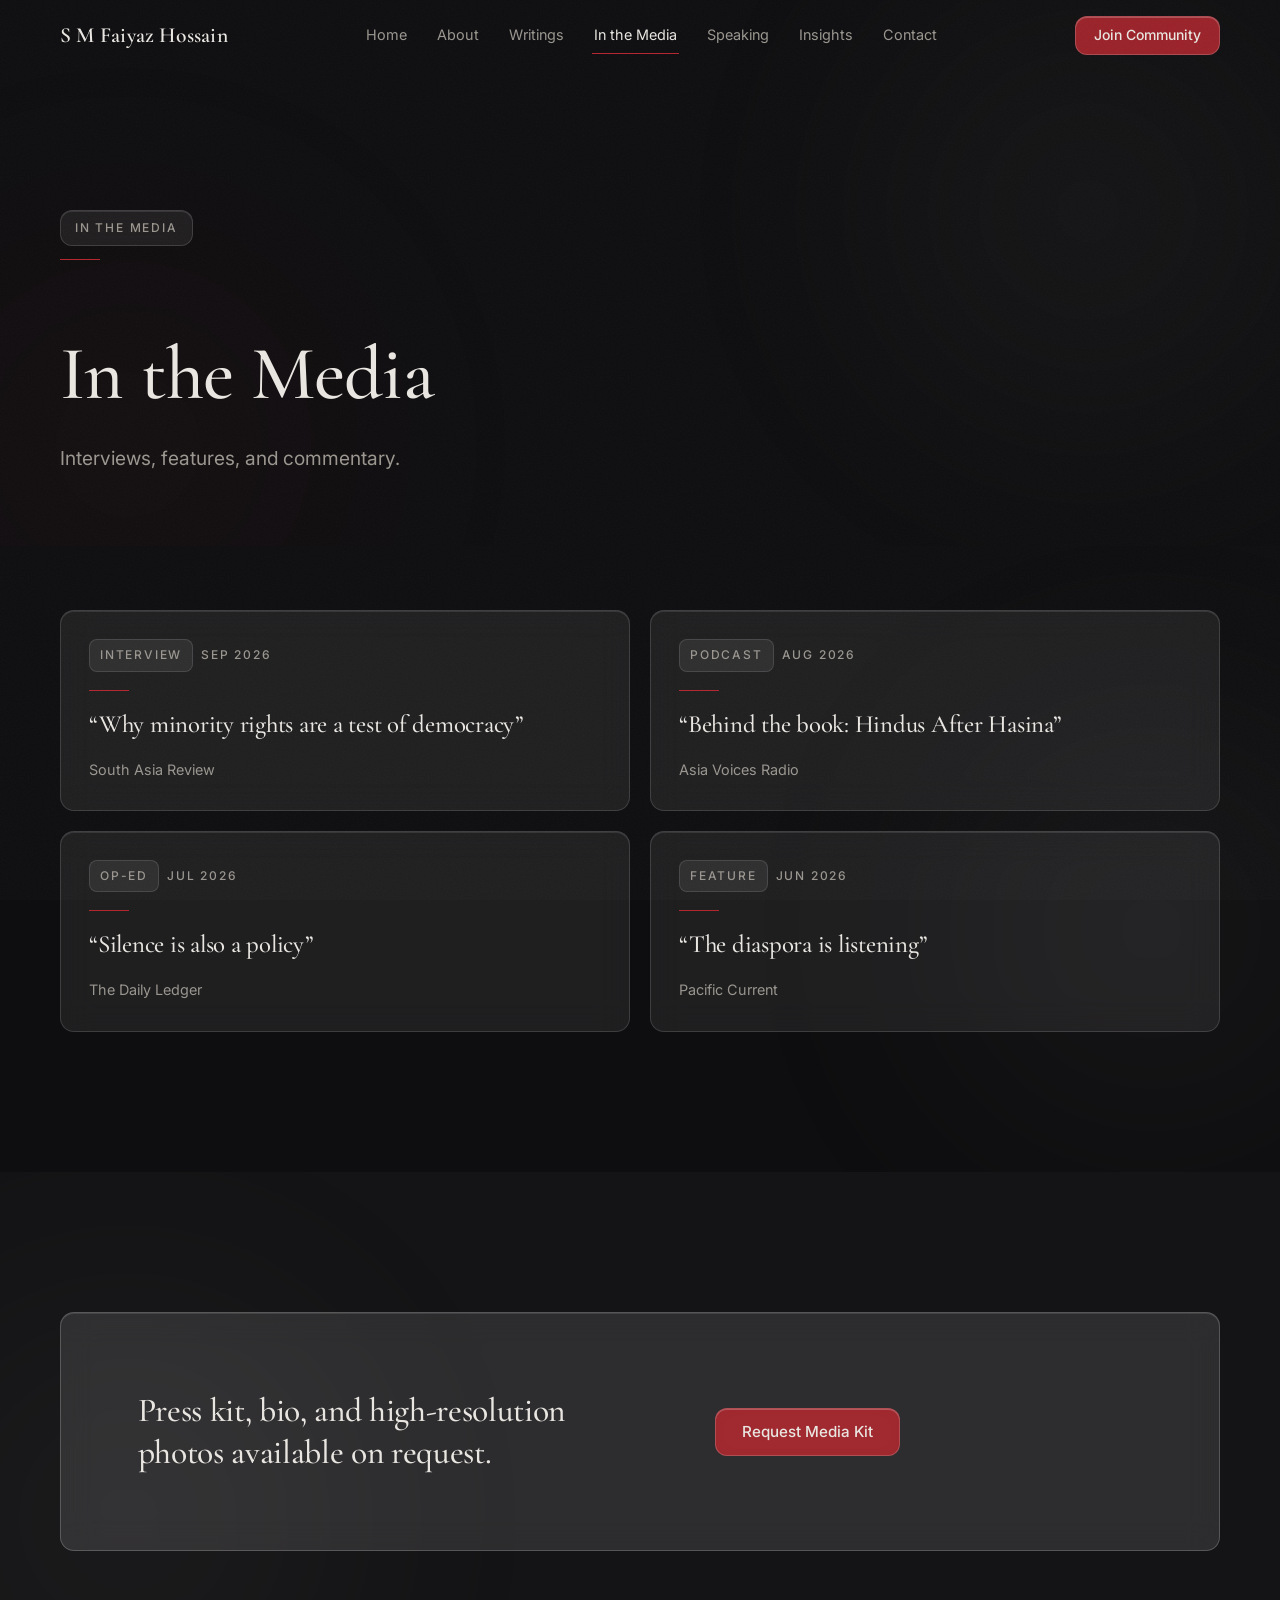
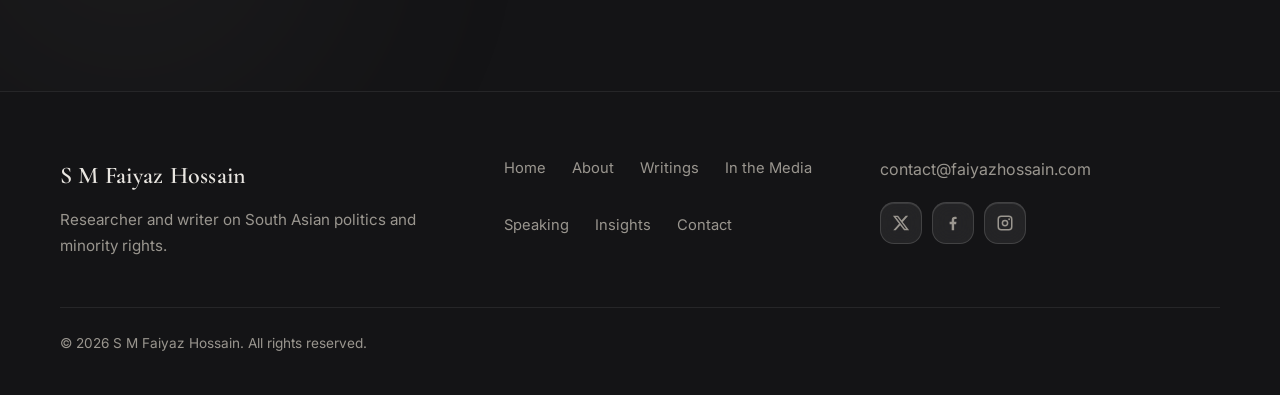
<file: media.html>
<!DOCTYPE html>
<html lang="en">
<head>
  <meta charset="utf-8">
  <meta name="viewport" content="width=device-width, initial-scale=1">
  <meta name="robots" content="noindex, nofollow">
  <title>In the Media — S M Faiyaz Hossain</title>
  <meta name="description" content="Interviews, features, and commentary.">
  <link rel="preconnect" href="https://fonts.googleapis.com">
  <link rel="preconnect" href="https://fonts.gstatic.com" crossorigin>
  <link href="https://fonts.googleapis.com/css2?family=Cormorant+Garamond:wght@500;600&family=Inter:wght@400;500&display=swap" rel="stylesheet">
  <script>document.documentElement.classList.add("js")</script>
  <link rel="stylesheet" href="css/style.css">
</head>
<body>
  <a class="skip-link" href="#main">Skip to content</a>

  <header class="site-header">
    <div class="site-header__inner">
      <a class="logo" href="index.html">S M Faiyaz Hossain</a>
      <nav class="nav" aria-label="Main">
        <a href="index.html">Home</a>
        <a href="about.html">About</a>
        <a href="writings.html">Writings</a>
        <a href="media.html" aria-current="page">In the Media</a>
        <a href="speaking.html">Speaking</a>
        <a href="insights.html">Insights</a>
        <a href="contact.html">Contact</a>
      </nav>
      <a class="btn btn--primary btn--sm site-header__cta" href="contact.html#community">Join Community</a>
      <button class="menu-btn glass" type="button" aria-expanded="false" aria-controls="menu-panel" aria-label="Open menu">
        <svg class="icon-open" viewBox="0 0 20 20" fill="none" stroke="currentColor" stroke-width="1.5" stroke-linecap="round" aria-hidden="true"><path d="M3 6h14M3 14h14"/></svg>
        <svg class="icon-close" viewBox="0 0 20 20" fill="none" stroke="currentColor" stroke-width="1.5" stroke-linecap="round" aria-hidden="true"><path d="M5 5l10 10M15 5L5 15"/></svg>
      </button>
    </div>
    <nav id="menu-panel" class="menu-panel glass" aria-label="Menu">
      <a href="index.html">Home</a>
      <a href="about.html">About</a>
      <a href="writings.html">Writings</a>
      <a href="media.html" aria-current="page">In the Media</a>
      <a href="speaking.html">Speaking</a>
      <a href="insights.html">Insights</a>
      <a href="contact.html">Contact</a>
      <a class="btn btn--primary" href="contact.html#community">Join Community</a>
    </nav>
  </header>

  <main id="main">

    <!-- Page header -->
    <header class="page-head glow-wrap">
      <span class="glow glow--warm" style="top:-20%;right:-10%"></span>
      <span class="glow glow--red" style="bottom:-40%;left:-15%"></span>
      <div class="container">
        <div class="section-head reveal"><span class="tag glass eyebrow">In the Media</span></div>
        <!-- PLACEHOLDER -->
        <h1 class="reveal">In the Media</h1>
        <p class="lead reveal">Interviews, features, and commentary.</p>
      </div>
    </header>

    <section class="section glow-wrap">
      <span class="glow glow--warm" style="top:10%;right:-15%"></span>
      <div class="container">
        
        <div class="cards cards--2" data-stagger>
          <!-- PLACEHOLDER -->
            <article class="card card--static glass reveal">
              <div class="card__meta"><span class="card__label eyebrow">Interview</span><span class="eyebrow">Sep 2026</span></div>
              <hr class="rule">
              <h3>“Why minority rights are a test of democracy”</h3>
              <p class="card__date">South Asia Review</p>
            </article>
            <article class="card card--static glass reveal">
              <div class="card__meta"><span class="card__label eyebrow">Podcast</span><span class="eyebrow">Aug 2026</span></div>
              <hr class="rule">
              <h3>“Behind the book: Hindus After Hasina”</h3>
              <p class="card__date">Asia Voices Radio</p>
            </article>
            <article class="card card--static glass reveal">
              <div class="card__meta"><span class="card__label eyebrow">Op-ed</span><span class="eyebrow">Jul 2026</span></div>
              <hr class="rule">
              <h3>“Silence is also a policy”</h3>
              <p class="card__date">The Daily Ledger</p>
            </article>
            <article class="card card--static glass reveal">
              <div class="card__meta"><span class="card__label eyebrow">Feature</span><span class="eyebrow">Jun 2026</span></div>
              <hr class="rule">
              <h3>“The diaspora is listening”</h3>
              <p class="card__date">Pacific Current</p>
            </article>
        </div>
      </div>
    </section>
    <section class="section section--raised glow-wrap">
      <span class="glow glow--warm" style="top:5%;left:-15%"></span>
      <div class="container">
        
        <div class="community glass glass--strong reveal">
          <!-- PLACEHOLDER -->
          <div><p class="serif kit__text">Press kit, bio, and high-resolution photos available on request.</p></div>
          <div class="community__cta"><a class="btn btn--primary" href="contact.html">Request Media Kit</a></div>
        </div>
      </div>
    </section>
  </main>

  <footer class="site-footer">
      <div class="container">
        <div class="site-footer__top">
          <div>
            <a class="logo" href="index.html">S M Faiyaz Hossain</a>
            <p class="site-footer__tag">Researcher and writer on South Asian politics and minority rights.</p>
          </div>
          <nav class="footer-nav" aria-label="Footer">
            <a href="index.html">Home</a>
            <a href="about.html">About</a>
            <a href="writings.html">Writings</a>
            <a href="media.html">In the Media</a>
            <a href="speaking.html">Speaking</a>
            <a href="insights.html">Insights</a>
            <a href="contact.html">Contact</a>
          </nav>
          <div class="footer-contact">
            <a class="mail" href="mailto:contact@faiyazhossain.com">contact@faiyazhossain.com</a>
            <div class="social">
              <a class="glass" href="#" aria-label="X"><svg viewBox="0 0 24 24" aria-hidden="true"><path d="M18.244 2.25h3.308l-7.227 8.26 8.502 11.24H16.17l-5.214-6.817L4.99 21.75H1.68l7.73-8.835L1.254 2.25H8.08l4.713 6.231zm-1.161 17.52h1.833L7.084 4.126H5.117z"/></svg></a>
              <a class="glass" href="#" aria-label="Facebook"><svg viewBox="0 0 24 24" aria-hidden="true"><path d="M13.5 21.5v-8h2.7l.4-3.2h-3.1V8.3c0-.9.3-1.5 1.6-1.5h1.7V3.9c-.3 0-1.3-.1-2.4-.1-2.4 0-4.1 1.5-4.1 4.2v2.3H7.5v3.2h2.8v8h3.2z"/></svg></a>
              <a class="glass" href="#" aria-label="Instagram"><svg viewBox="0 0 24 24" aria-hidden="true"><path fill-rule="evenodd" d="M7 2h10a5 5 0 0 1 5 5v10a5 5 0 0 1-5 5H7a5 5 0 0 1-5-5V7a5 5 0 0 1 5-5zm0 2a3 3 0 0 0-3 3v10a3 3 0 0 0 3 3h10a3 3 0 0 0 3-3V7a3 3 0 0 0-3-3H7zm5 3.5a4.5 4.5 0 1 1 0 9 4.5 4.5 0 0 1 0-9zm0 2a2.5 2.5 0 1 0 0 5 2.5 2.5 0 0 0 0-5zm5.500-3.700a1.200 1.200 0 1 1 0 2.400 1.200 1.200 0 0 1 0-2.400z"/></svg></a>
            </div>
          </div>
        </div>
        <p class="site-footer__bottom">© 2026 S M Faiyaz Hossain. All rights reserved.</p>
      </div>
    </footer>

  <script src="js/main.js"></script>
</body>
</html>
</file>
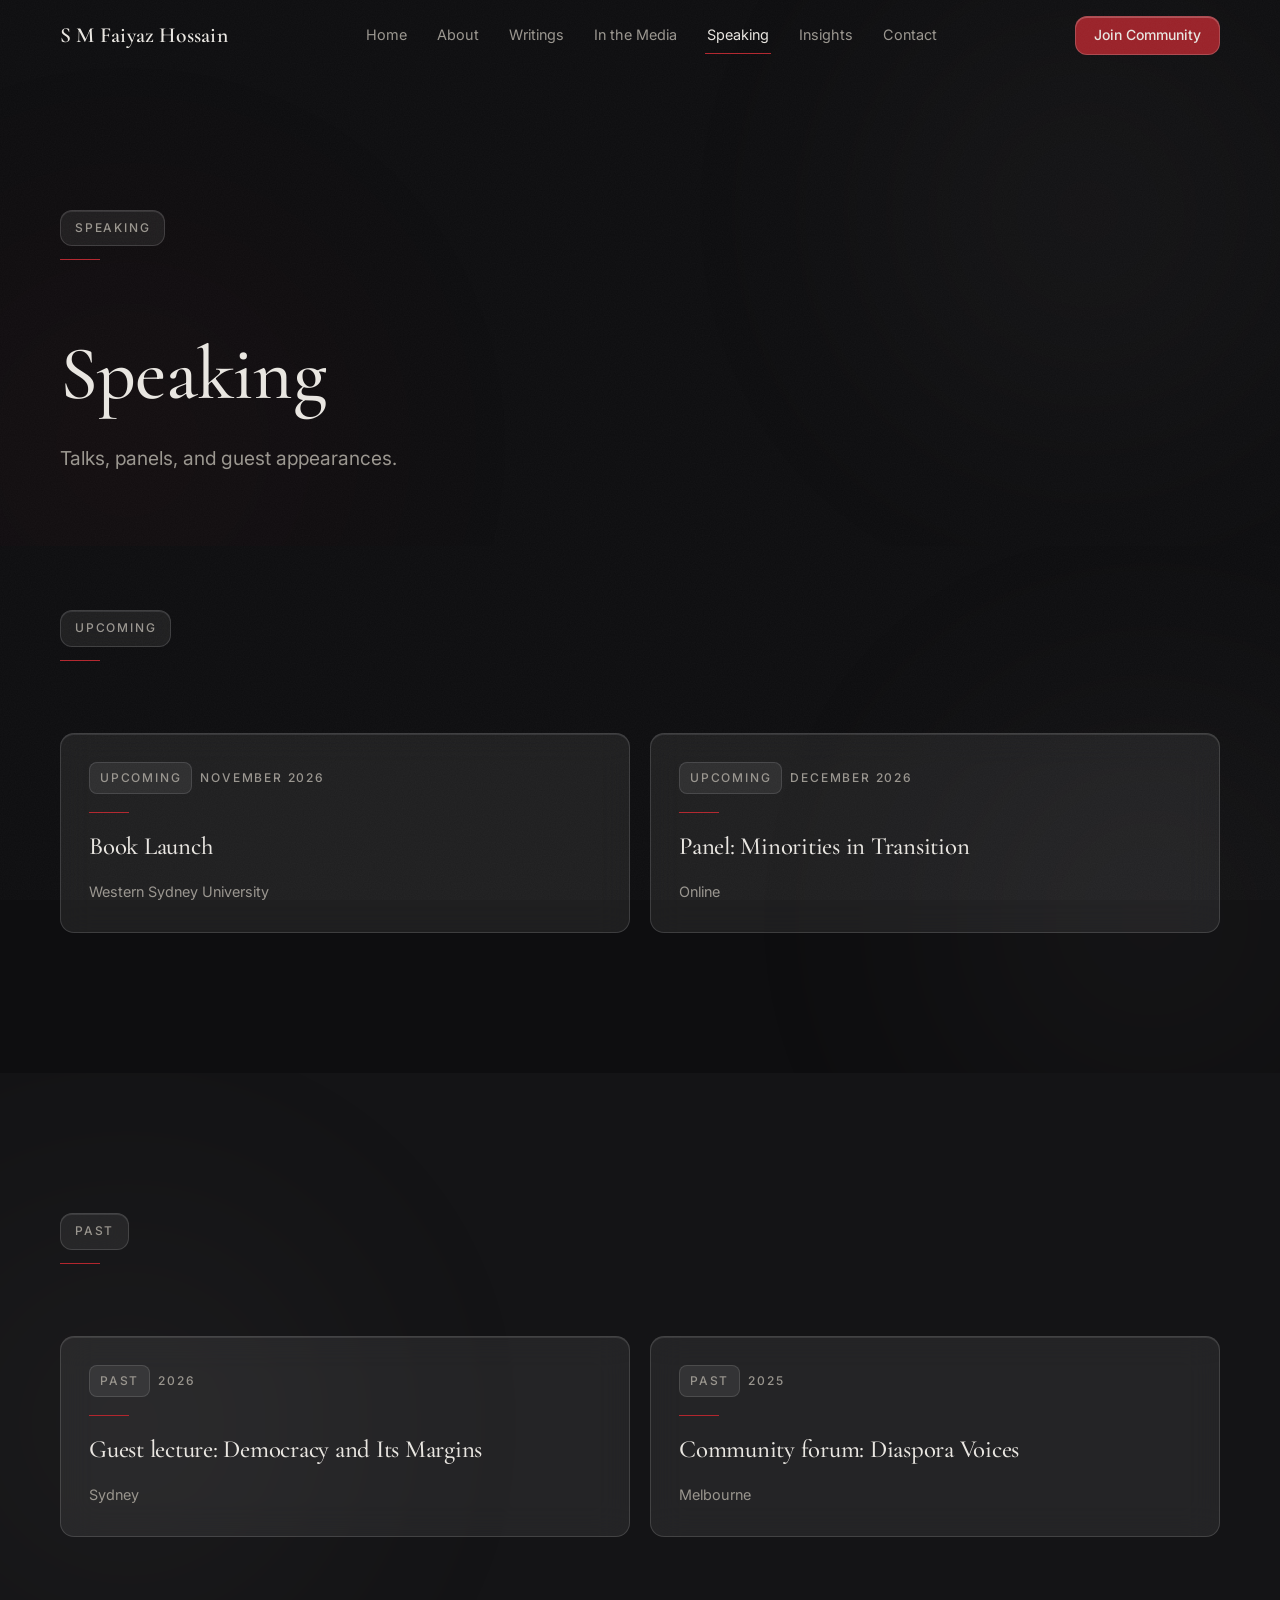
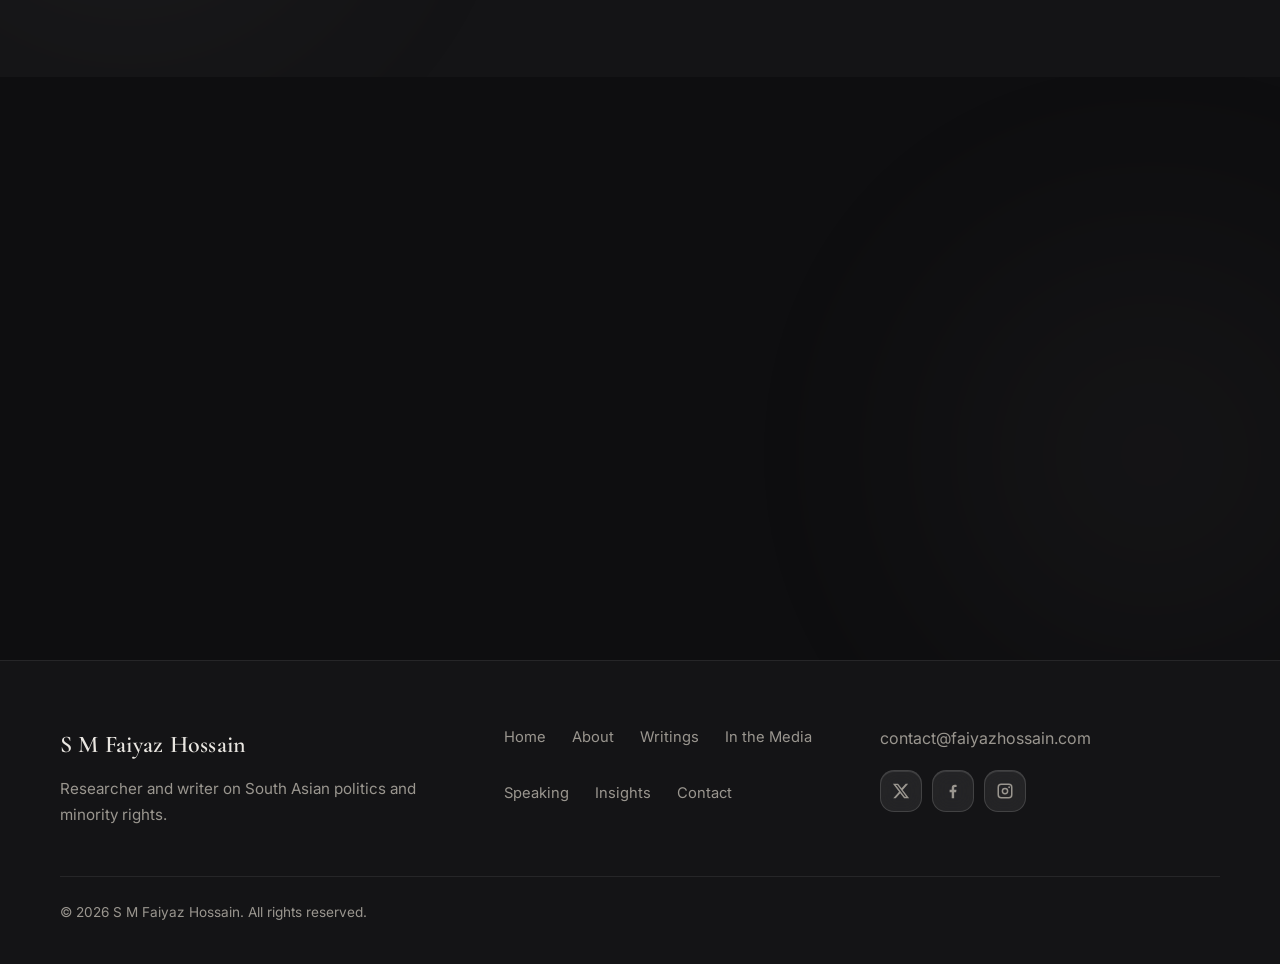
<file: speaking.html>
<!DOCTYPE html>
<html lang="en">
<head>
  <meta charset="utf-8">
  <meta name="viewport" content="width=device-width, initial-scale=1">
  <meta name="robots" content="noindex, nofollow">
  <title>Speaking — S M Faiyaz Hossain</title>
  <meta name="description" content="Talks, panels, and guest appearances.">
  <link rel="preconnect" href="https://fonts.googleapis.com">
  <link rel="preconnect" href="https://fonts.gstatic.com" crossorigin>
  <link href="https://fonts.googleapis.com/css2?family=Cormorant+Garamond:wght@500;600&family=Inter:wght@400;500&display=swap" rel="stylesheet">
  <script>document.documentElement.classList.add("js")</script>
  <link rel="stylesheet" href="css/style.css">
</head>
<body>
  <a class="skip-link" href="#main">Skip to content</a>

  <header class="site-header">
    <div class="site-header__inner">
      <a class="logo" href="index.html">S M Faiyaz Hossain</a>
      <nav class="nav" aria-label="Main">
        <a href="index.html">Home</a>
        <a href="about.html">About</a>
        <a href="writings.html">Writings</a>
        <a href="media.html">In the Media</a>
        <a href="speaking.html" aria-current="page">Speaking</a>
        <a href="insights.html">Insights</a>
        <a href="contact.html">Contact</a>
      </nav>
      <a class="btn btn--primary btn--sm site-header__cta" href="contact.html#community">Join Community</a>
      <button class="menu-btn glass" type="button" aria-expanded="false" aria-controls="menu-panel" aria-label="Open menu">
        <svg class="icon-open" viewBox="0 0 20 20" fill="none" stroke="currentColor" stroke-width="1.5" stroke-linecap="round" aria-hidden="true"><path d="M3 6h14M3 14h14"/></svg>
        <svg class="icon-close" viewBox="0 0 20 20" fill="none" stroke="currentColor" stroke-width="1.5" stroke-linecap="round" aria-hidden="true"><path d="M5 5l10 10M15 5L5 15"/></svg>
      </button>
    </div>
    <nav id="menu-panel" class="menu-panel glass" aria-label="Menu">
      <a href="index.html">Home</a>
      <a href="about.html">About</a>
      <a href="writings.html">Writings</a>
      <a href="media.html">In the Media</a>
      <a href="speaking.html" aria-current="page">Speaking</a>
      <a href="insights.html">Insights</a>
      <a href="contact.html">Contact</a>
      <a class="btn btn--primary" href="contact.html#community">Join Community</a>
    </nav>
  </header>

  <main id="main">

    <!-- Page header -->
    <header class="page-head glow-wrap">
      <span class="glow glow--warm" style="top:-20%;right:-10%"></span>
      <span class="glow glow--red" style="bottom:-40%;left:-15%"></span>
      <div class="container">
        <div class="section-head reveal"><span class="tag glass eyebrow">Speaking</span></div>
        <!-- PLACEHOLDER -->
        <h1 class="reveal">Speaking</h1>
        <p class="lead reveal">Talks, panels, and guest appearances.</p>
      </div>
    </header>

    <section class="section glow-wrap">
      <span class="glow glow--warm" style="top:10%;right:-15%"></span>
      <div class="container">
        <div class="section-head reveal"><span class="tag glass eyebrow">Upcoming</span></div>
        <div class="cards cards--2" data-stagger>
          <!-- PLACEHOLDER -->
            <article class="card card--static glass reveal">
              <div class="card__meta"><span class="card__label eyebrow">Upcoming</span><span class="eyebrow">November 2026</span></div>
              <hr class="rule">
              <h3>Book Launch</h3>
              <p class="card__date">Western Sydney University</p>
            </article>
            <article class="card card--static glass reveal">
              <div class="card__meta"><span class="card__label eyebrow">Upcoming</span><span class="eyebrow">December 2026</span></div>
              <hr class="rule">
              <h3>Panel: Minorities in Transition</h3>
              <p class="card__date">Online</p>
            </article>
        </div>
      </div>
    </section>
    <section class="section section--raised glow-wrap">
      <span class="glow glow--warm" style="top:5%;left:-15%"></span>
      <div class="container">
        <div class="section-head reveal"><span class="tag glass eyebrow">Past</span></div>
        <div class="cards cards--2" data-stagger>
          <!-- PLACEHOLDER -->
            <article class="card card--static glass reveal">
              <div class="card__meta"><span class="card__label eyebrow">Past</span><span class="eyebrow">2026</span></div>
              <hr class="rule">
              <h3>Guest lecture: Democracy and Its Margins</h3>
              <p class="card__date">Sydney</p>
            </article>
            <article class="card card--static glass reveal">
              <div class="card__meta"><span class="card__label eyebrow">Past</span><span class="eyebrow">2025</span></div>
              <hr class="rule">
              <h3>Community forum: Diaspora Voices</h3>
              <p class="card__date">Melbourne</p>
            </article>
        </div>
      </div>
    </section>
    <section class="section glow-wrap">
      <span class="glow glow--warm" style="top:10%;right:-15%"></span>
      <div class="container">
        
        <div class="community glass glass--strong reveal">
          <!-- PLACEHOLDER -->
          <div>
            <span class="eyebrow eyebrow--red" style="display:block;margin-bottom:18px">Topics he speaks on</span>
            <ul class="benefits">
              <li>Minority rights in South Asia</li>
              <li>Political transitions and their human cost</li>
              <li>Diaspora, media, and memory</li>
            </ul>
          </div>
          <div class="community__cta"><a class="btn btn--primary" href="contact.html">Invite Faiyaz to Speak</a></div>
        </div>
      </div>
    </section>
  </main>

  <footer class="site-footer">
      <div class="container">
        <div class="site-footer__top">
          <div>
            <a class="logo" href="index.html">S M Faiyaz Hossain</a>
            <p class="site-footer__tag">Researcher and writer on South Asian politics and minority rights.</p>
          </div>
          <nav class="footer-nav" aria-label="Footer">
            <a href="index.html">Home</a>
            <a href="about.html">About</a>
            <a href="writings.html">Writings</a>
            <a href="media.html">In the Media</a>
            <a href="speaking.html">Speaking</a>
            <a href="insights.html">Insights</a>
            <a href="contact.html">Contact</a>
          </nav>
          <div class="footer-contact">
            <a class="mail" href="mailto:contact@faiyazhossain.com">contact@faiyazhossain.com</a>
            <div class="social">
              <a class="glass" href="#" aria-label="X"><svg viewBox="0 0 24 24" aria-hidden="true"><path d="M18.244 2.25h3.308l-7.227 8.26 8.502 11.24H16.17l-5.214-6.817L4.99 21.75H1.68l7.73-8.835L1.254 2.25H8.08l4.713 6.231zm-1.161 17.52h1.833L7.084 4.126H5.117z"/></svg></a>
              <a class="glass" href="#" aria-label="Facebook"><svg viewBox="0 0 24 24" aria-hidden="true"><path d="M13.5 21.5v-8h2.7l.4-3.2h-3.1V8.3c0-.9.3-1.5 1.6-1.5h1.7V3.9c-.3 0-1.3-.1-2.4-.1-2.4 0-4.1 1.5-4.1 4.2v2.3H7.5v3.2h2.8v8h3.2z"/></svg></a>
              <a class="glass" href="#" aria-label="Instagram"><svg viewBox="0 0 24 24" aria-hidden="true"><path fill-rule="evenodd" d="M7 2h10a5 5 0 0 1 5 5v10a5 5 0 0 1-5 5H7a5 5 0 0 1-5-5V7a5 5 0 0 1 5-5zm0 2a3 3 0 0 0-3 3v10a3 3 0 0 0 3 3h10a3 3 0 0 0 3-3V7a3 3 0 0 0-3-3H7zm5 3.5a4.5 4.5 0 1 1 0 9 4.5 4.5 0 0 1 0-9zm0 2a2.5 2.5 0 1 0 0 5 2.5 2.5 0 0 0 0-5zm5.500-3.700a1.200 1.200 0 1 1 0 2.400 1.200 1.200 0 0 1 0-2.400z"/></svg></a>
            </div>
          </div>
        </div>
        <p class="site-footer__bottom">© 2026 S M Faiyaz Hossain. All rights reserved.</p>
      </div>
    </footer>

  <script src="js/main.js"></script>
</body>
</html>
</file>
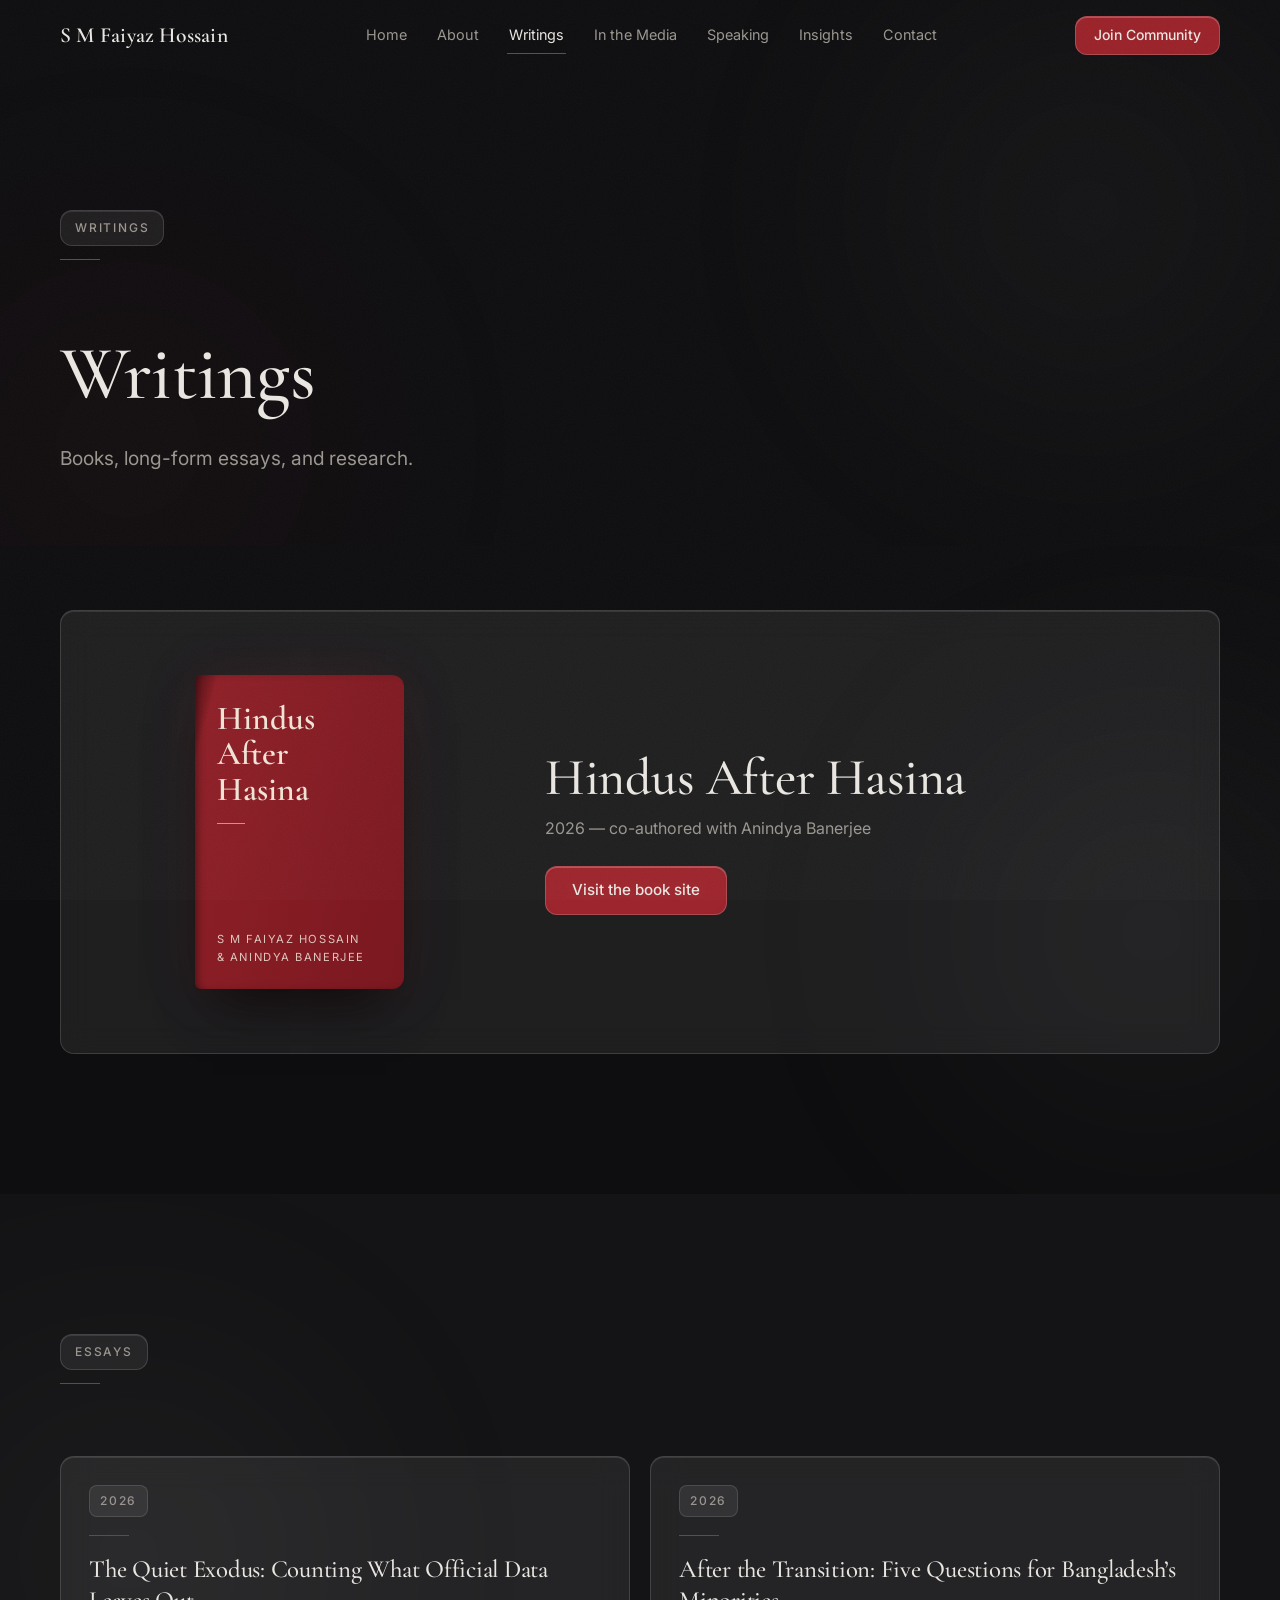
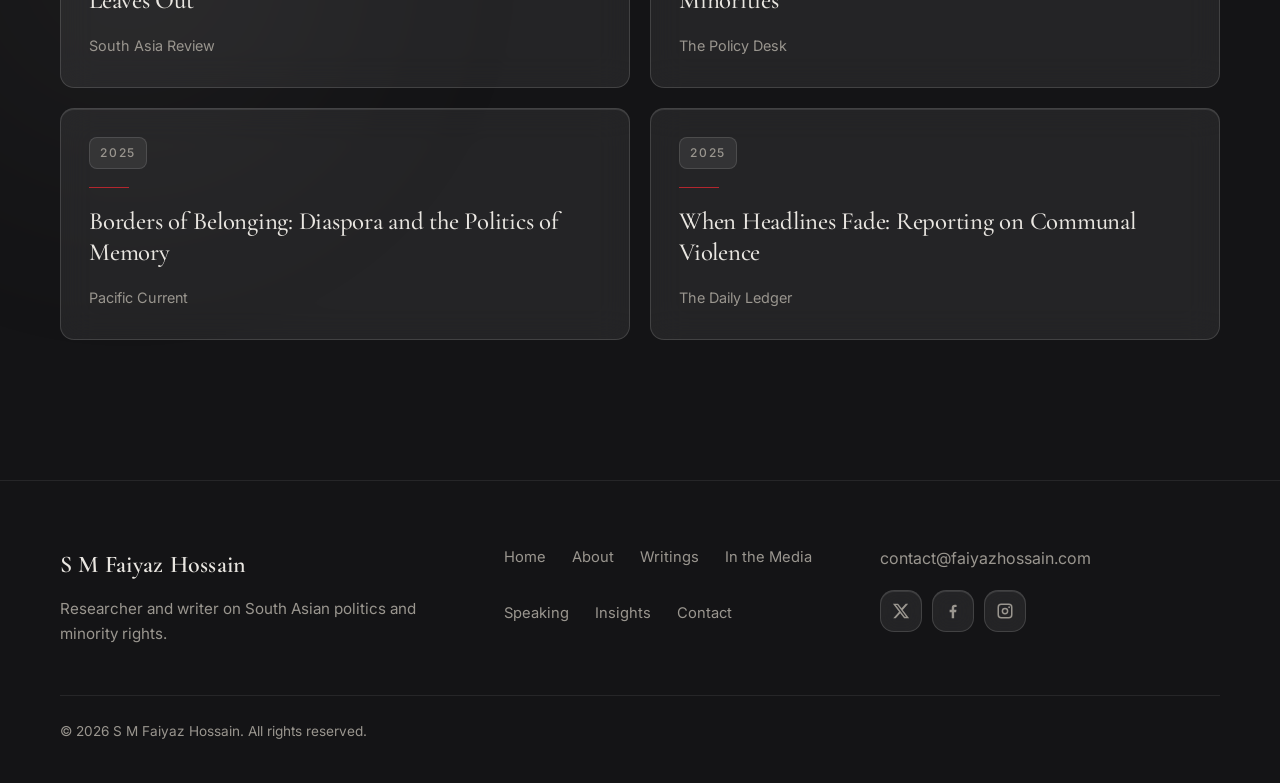
<file: writings.html>
<!DOCTYPE html>
<html lang="en">
<head>
  <meta charset="utf-8">
  <meta name="viewport" content="width=device-width, initial-scale=1">
  <meta name="robots" content="noindex, nofollow">
  <title>Writings — S M Faiyaz Hossain</title>
  <meta name="description" content="Books, long-form essays, and research.">
  <link rel="preconnect" href="https://fonts.googleapis.com">
  <link rel="preconnect" href="https://fonts.gstatic.com" crossorigin>
  <link href="https://fonts.googleapis.com/css2?family=Cormorant+Garamond:wght@500;600&family=Inter:wght@400;500&display=swap" rel="stylesheet">
  <script>document.documentElement.classList.add("js")</script>
  <link rel="stylesheet" href="css/style.css">
</head>
<body>
  <a class="skip-link" href="#main">Skip to content</a>

  <header class="site-header">
    <div class="site-header__inner">
      <a class="logo" href="index.html">S M Faiyaz Hossain</a>
      <nav class="nav" aria-label="Main">
        <a href="index.html">Home</a>
        <a href="about.html">About</a>
        <a href="writings.html" aria-current="page">Writings</a>
        <a href="media.html">In the Media</a>
        <a href="speaking.html">Speaking</a>
        <a href="insights.html">Insights</a>
        <a href="contact.html">Contact</a>
      </nav>
      <a class="btn btn--primary btn--sm site-header__cta" href="contact.html#community">Join Community</a>
      <button class="menu-btn glass" type="button" aria-expanded="false" aria-controls="menu-panel" aria-label="Open menu">
        <svg class="icon-open" viewBox="0 0 20 20" fill="none" stroke="currentColor" stroke-width="1.5" stroke-linecap="round" aria-hidden="true"><path d="M3 6h14M3 14h14"/></svg>
        <svg class="icon-close" viewBox="0 0 20 20" fill="none" stroke="currentColor" stroke-width="1.5" stroke-linecap="round" aria-hidden="true"><path d="M5 5l10 10M15 5L5 15"/></svg>
      </button>
    </div>
    <nav id="menu-panel" class="menu-panel glass" aria-label="Menu">
      <a href="index.html">Home</a>
      <a href="about.html">About</a>
      <a href="writings.html" aria-current="page">Writings</a>
      <a href="media.html">In the Media</a>
      <a href="speaking.html">Speaking</a>
      <a href="insights.html">Insights</a>
      <a href="contact.html">Contact</a>
      <a class="btn btn--primary" href="contact.html#community">Join Community</a>
    </nav>
  </header>

  <main id="main">

    <!-- Page header -->
    <header class="page-head glow-wrap">
      <span class="glow glow--warm" style="top:-20%;right:-10%"></span>
      <span class="glow glow--red" style="bottom:-40%;left:-15%"></span>
      <div class="container">
        <div class="section-head reveal"><span class="tag glass eyebrow">Writings</span></div>
        <!-- PLACEHOLDER -->
        <h1 class="reveal">Writings</h1>
        <p class="lead reveal">Books, long-form essays, and research.</p>
      </div>
    </header>

    <section class="section glow-wrap">
      <span class="glow glow--warm" style="top:10%;right:-15%"></span>
      <div class="container">
        
        <div class="featured glass reveal">
            <!-- PLACEHOLDER: replace the CSS cover with the real book cover image -->
            <div class="book" role="img" aria-label="Book cover: Hindus After Hasina, by S M Faiyaz Hossain and Anindya Banerjee">
              <div>
                <div class="book__title">Hindus After Hasina</div>
                <hr class="book__rule">
              </div>
              <div class="book__authors">S M Faiyaz Hossain<br>&amp; Anindya Banerjee</div>
            </div>
          <div class="featured__text">
            <!-- PLACEHOLDER -->
            <h2>Hindus After Hasina</h2>
            <p class="featured__authors">2026 — co-authored with Anindya Banerjee</p>
            <a class="btn btn--primary" href="#">Visit the book site</a>
          </div>
        </div>
      </div>
    </section>
    <section class="section section--raised glow-wrap">
      <span class="glow glow--warm" style="top:5%;left:-15%"></span>
      <div class="container">
        <div class="section-head reveal"><span class="tag glass eyebrow">Essays</span></div>
        <div class="cards cards--2" data-stagger>
          <!-- PLACEHOLDER -->
            <article class="card card--static glass reveal">
              <div class="card__meta"><span class="card__label eyebrow">2026</span></div>
              <hr class="rule">
              <h3>The Quiet Exodus: Counting What Official Data Leaves Out</h3>
              <p class="card__date">South Asia Review</p>
            </article>
            <article class="card card--static glass reveal">
              <div class="card__meta"><span class="card__label eyebrow">2026</span></div>
              <hr class="rule">
              <h3>After the Transition: Five Questions for Bangladesh’s Minorities</h3>
              <p class="card__date">The Policy Desk</p>
            </article>
            <article class="card card--static glass reveal">
              <div class="card__meta"><span class="card__label eyebrow">2025</span></div>
              <hr class="rule">
              <h3>Borders of Belonging: Diaspora and the Politics of Memory</h3>
              <p class="card__date">Pacific Current</p>
            </article>
            <article class="card card--static glass reveal">
              <div class="card__meta"><span class="card__label eyebrow">2025</span></div>
              <hr class="rule">
              <h3>When Headlines Fade: Reporting on Communal Violence</h3>
              <p class="card__date">The Daily Ledger</p>
            </article>
        </div>
      </div>
    </section>
  </main>

  <footer class="site-footer">
      <div class="container">
        <div class="site-footer__top">
          <div>
            <a class="logo" href="index.html">S M Faiyaz Hossain</a>
            <p class="site-footer__tag">Researcher and writer on South Asian politics and minority rights.</p>
          </div>
          <nav class="footer-nav" aria-label="Footer">
            <a href="index.html">Home</a>
            <a href="about.html">About</a>
            <a href="writings.html">Writings</a>
            <a href="media.html">In the Media</a>
            <a href="speaking.html">Speaking</a>
            <a href="insights.html">Insights</a>
            <a href="contact.html">Contact</a>
          </nav>
          <div class="footer-contact">
            <a class="mail" href="mailto:contact@faiyazhossain.com">contact@faiyazhossain.com</a>
            <div class="social">
              <a class="glass" href="#" aria-label="X"><svg viewBox="0 0 24 24" aria-hidden="true"><path d="M18.244 2.25h3.308l-7.227 8.26 8.502 11.24H16.17l-5.214-6.817L4.99 21.75H1.68l7.73-8.835L1.254 2.25H8.08l4.713 6.231zm-1.161 17.52h1.833L7.084 4.126H5.117z"/></svg></a>
              <a class="glass" href="#" aria-label="Facebook"><svg viewBox="0 0 24 24" aria-hidden="true"><path d="M13.5 21.5v-8h2.7l.4-3.2h-3.1V8.3c0-.9.3-1.5 1.6-1.5h1.7V3.9c-.3 0-1.3-.1-2.4-.1-2.4 0-4.1 1.5-4.1 4.2v2.3H7.5v3.2h2.8v8h3.2z"/></svg></a>
              <a class="glass" href="#" aria-label="Instagram"><svg viewBox="0 0 24 24" aria-hidden="true"><path fill-rule="evenodd" d="M7 2h10a5 5 0 0 1 5 5v10a5 5 0 0 1-5 5H7a5 5 0 0 1-5-5V7a5 5 0 0 1 5-5zm0 2a3 3 0 0 0-3 3v10a3 3 0 0 0 3 3h10a3 3 0 0 0 3-3V7a3 3 0 0 0-3-3H7zm5 3.5a4.5 4.5 0 1 1 0 9 4.5 4.5 0 0 1 0-9zm0 2a2.5 2.5 0 1 0 0 5 2.5 2.5 0 0 0 0-5zm5.500-3.700a1.200 1.200 0 1 1 0 2.400 1.200 1.200 0 0 1 0-2.400z"/></svg></a>
            </div>
          </div>
        </div>
        <p class="site-footer__bottom">© 2026 S M Faiyaz Hossain. All rights reserved.</p>
      </div>
    </footer>

  <script src="js/main.js"></script>
</body>
</html>
</file>
<file: css/style.css>
/* ==========================================================================
   S M Faiyaz Hossain — shared stylesheet
   1. Tokens  2. Base  3. Glass  4. Buttons  5. Type  6. Layout
   7. Header / nav  8. Intro  9. Home sections  10. Footer  11. Motion
   ========================================================================== */

/* 1. Tokens ---------------------------------------------------------------- */
:root {
  --bg: #0e0e10;
  --bg-raised: #141416;
  --text: #e9e6e1;
  --text-muted: #9a968f;
  --red: #b3262e;
  --red-hover: #cc2f38;
  --line: rgba(255, 255, 255, 0.08);

  --font-serif: "Cormorant Garamond", Georgia, "Times New Roman", serif;
  --font-sans: "Inter", system-ui, -apple-system, "Segoe UI", sans-serif;

  --radius: 14px;
  --radius-sm: 12px;
  --gutter: clamp(20px, 5vw, 48px);
  --max: 1160px;
  --ease: cubic-bezier(0.22, 0.61, 0.36, 1);
}

/* 2. Base ------------------------------------------------------------------ */
*,
*::before,
*::after { box-sizing: border-box; }

html { scroll-behavior: smooth; -webkit-text-size-adjust: 100%; }

body {
  margin: 0;
  background: var(--bg);
  color: var(--text);
  font-family: var(--font-sans);
  font-size: 1rem;
  line-height: 1.7;
  -webkit-font-smoothing: antialiased;
  overflow-x: hidden;
}

/* Film grain overlay (inline SVG noise, ~3% opacity) */
body::before {
  content: "";
  position: fixed;
  inset: 0;
  z-index: 100;
  pointer-events: none;
  opacity: 0.03;
  background-image: url("data:image/svg+xml;utf8,<svg xmlns='http://www.w3.org/2000/svg' width='200' height='200'><filter id='n'><feTurbulence type='fractalNoise' baseFrequency='0.85' numOctaves='2' stitchTiles='stitch'/><feColorMatrix values='0 0 0 0 1  0 0 0 0 1  0 0 0 0 1  0 0 0 1 0'/></filter><rect width='100%' height='100%' filter='url(%23n)'/></svg>");
}

img { max-width: 100%; display: block; }
a { color: inherit; text-decoration: none; }
ul { list-style: none; margin: 0; padding: 0; }
h1, h2, h3, p, blockquote, figure { margin: 0; }

:focus-visible { outline: 2px solid var(--red-hover); outline-offset: 3px; border-radius: 4px; }

.skip-link {
  position: absolute; left: 12px; top: -60px; z-index: 200;
  padding: 10px 16px; background: var(--text); color: var(--bg);
  border-radius: var(--radius-sm); transition: top 0.2s;
}
.skip-link:focus { top: 12px; }

.sr-only {
  position: absolute; width: 1px; height: 1px; margin: -1px; padding: 0;
  overflow: hidden; clip: rect(0 0 0 0); white-space: nowrap; border: 0;
}

/* 3. Glass ----------------------------------------------------------------- */
.glass {
  background: rgba(255, 255, 255, 0.07);
  backdrop-filter: blur(16px) saturate(110%);
  -webkit-backdrop-filter: blur(16px) saturate(110%);
  border: 1px solid rgba(255, 255, 255, 0.14);
  box-shadow: inset 0 1px 0 rgba(255, 255, 255, 0.1);
  border-radius: var(--radius);
}
.glass--strong {
  background: rgba(255, 255, 255, 0.11);
  border: 1px solid rgba(255, 255, 255, 0.2);
}

/* Soft glow shapes that give the glass something to blur */
.glow-wrap { position: relative; isolation: isolate; overflow: clip; }
.glow {
  position: absolute; z-index: -1; pointer-events: none;
  width: min(60vw, 640px); aspect-ratio: 1;
  border-radius: 38%;
  filter: blur(130px);
  opacity: 0.11;
  background: radial-gradient(closest-side, #d8d2c8, transparent);
}
.glow--warm { opacity: 0.08; background: radial-gradient(closest-side, #a9a39a, transparent); }
.glow--red { opacity: 0.07; background: radial-gradient(closest-side, var(--red), transparent); }

/* 4. Buttons --------------------------------------------------------------- */
.btn {
  display: inline-flex; align-items: center; justify-content: center; gap: 8px;
  padding: 14px 26px;
  font: 500 0.95rem/1.2 var(--font-sans);
  color: var(--text);
  border-radius: var(--radius-sm);
  border: 1px solid transparent;
  cursor: pointer;
  transition: background-color 0.25s var(--ease), border-color 0.25s var(--ease),
    transform 0.25s var(--ease), box-shadow 0.25s var(--ease);
}
.btn--primary {
  background: rgba(179, 38, 46, 0.85);
  border-color: rgba(255, 255, 255, 0.18);
  backdrop-filter: blur(12px);
  -webkit-backdrop-filter: blur(12px);
  box-shadow: inset 0 1px 0 rgba(255, 255, 255, 0.22);
}
.btn--primary:hover {
  background: var(--red-hover);
  transform: translateY(-1px);
  box-shadow: inset 0 1px 0 rgba(255, 255, 255, 0.25), 0 8px 24px rgba(204, 47, 56, 0.3);
}
.btn--secondary {
  background: rgba(255, 255, 255, 0.07);
  border-color: rgba(255, 255, 255, 0.14);
  backdrop-filter: blur(16px) saturate(110%);
  -webkit-backdrop-filter: blur(16px) saturate(110%);
  box-shadow: inset 0 1px 0 rgba(255, 255, 255, 0.1);
}
.btn--secondary:hover { border-color: var(--red); }
.btn--sm { padding: 10px 18px; font-size: 0.875rem; }

/* 5. Typography ------------------------------------------------------------ */
h1, h2, h3, .serif { font-family: var(--font-serif); font-weight: 500; line-height: 1.12; letter-spacing: -0.01em; }
h1 { font-size: clamp(2.5rem, 6.5vw, 4.75rem); }
h2 { font-size: clamp(2rem, 4.5vw, 3.25rem); }
h3 { font-size: clamp(1.4rem, 2.4vw, 1.75rem); line-height: 1.25; }

.eyebrow {
  font-size: 0.75rem; font-weight: 500;
  text-transform: uppercase; letter-spacing: 0.15em;
  color: var(--text-muted);
}
.eyebrow--red { color: var(--red-hover); }

/* Small glass tag that sits above section headings */
.tag {
  display: inline-block;
  padding: 7px 14px;
  border-radius: var(--radius-sm);
  margin-bottom: 22px;
}
.lead { font-size: clamp(1.05rem, 1.6vw, 1.2rem); color: var(--text-muted); max-width: 56ch; }
.rule { width: 40px; height: 1px; background: var(--red); border: 0; margin: 0; }

/* 6. Layout ---------------------------------------------------------------- */
.container { width: 100%; max-width: calc(var(--max) + var(--gutter) * 2); margin: 0 auto; padding: 0 var(--gutter); }
.section { padding: clamp(72px, 11vw, 140px) 0; position: relative; }
.section--raised { background: var(--bg-raised); }

/* 7. Header / nav ---------------------------------------------------------- */
.site-header {
  position: fixed; top: 0; left: 0; right: 0; z-index: 50;
  transition: background-color 0.3s var(--ease), border-color 0.3s var(--ease),
    backdrop-filter 0.3s var(--ease), transform 0.4s var(--ease);
  border-bottom: 1px solid transparent;
}
.site-header__inner {
  display: flex; align-items: center; justify-content: space-between; gap: 24px;
  max-width: calc(var(--max) + var(--gutter) * 2); margin: 0 auto;
  padding: 16px var(--gutter);
}
.logo { font-family: var(--font-serif); font-size: 1.35rem; font-weight: 600; letter-spacing: 0.01em; white-space: nowrap; }

.nav { display: none; }
.nav a { font-size: 0.9rem; color: var(--text-muted); padding: 6px 2px; transition: color 0.2s; position: relative; }
.nav a:hover { color: var(--text); }
.nav a[aria-current="page"] { color: var(--text); }
.nav a[aria-current="page"]::after {
  content: ""; position: absolute; left: 0; right: 0; bottom: 0; height: 1px; background: var(--red);
}
.site-header__cta { display: none; }

.menu-btn {
  width: 44px; height: 44px; padding: 0; cursor: pointer;
  display: inline-flex; align-items: center; justify-content: center;
  color: var(--text);
  border-radius: var(--radius-sm);
}
.menu-btn svg { width: 20px; height: 20px; }
.menu-btn .icon-close { display: none; }
.menu-btn[aria-expanded="true"] .icon-open { display: none; }
.menu-btn[aria-expanded="true"] .icon-close { display: block; }

/* Mobile / intro menu panel */
.menu-panel {
  position: fixed; top: 68px; right: var(--gutter); left: var(--gutter); z-index: 49;
  max-width: 360px; margin-left: auto;
  padding: 12px;
  background: rgba(27, 27, 30, 0.82);
  opacity: 0; visibility: hidden; transform: translateY(-8px);
  transition: opacity 0.25s var(--ease), transform 0.25s var(--ease), visibility 0.25s;
}
.menu-panel.is-open { opacity: 1; visibility: visible; transform: none; }
.menu-panel a { display: block; padding: 12px 14px; border-radius: 10px; color: var(--text-muted); }
.menu-panel a:hover, .menu-panel a[aria-current="page"] { color: var(--text); background: rgba(255, 255, 255, 0.06); }
.menu-panel .btn { margin-top: 8px; width: 100%; color: var(--text); }

/* Scrolled state: glass bar */
.site-header.is-solid {
  background: rgba(14, 14, 16, 0.98);
  backdrop-filter: blur(16px) saturate(110%);
  -webkit-backdrop-filter: blur(16px) saturate(110%);
  border-bottom-color: rgba(255, 255, 255, 0.14);
  box-shadow: inset 0 -1px 0 rgba(255, 255, 255, 0.04);
}

/* Home intro mode: logo + menu icon only. Full nav appears after the intro. */
@media (min-width: 960px) {
  .nav { display: flex; gap: 26px; }
  .site-header__cta { display: inline-flex; }
  .menu-btn { display: none; }
  .site-header.is-intro .nav,
  .site-header.is-intro .site-header__cta { display: none; }
  .site-header.is-intro .menu-btn { display: inline-flex; }
  .site-header.is-intro .menu-panel { display: block; }
  .menu-panel { display: none; }
}

/* 8. Intro ----------------------------------------------------------------- */
.intro {
  position: fixed; inset: 0; z-index: 0;
  height: 100vh; height: 100svh;
  overflow: hidden;
  background: var(--bg);
  /* driven by js/main.js: --p is scroll progress 0 → 1 */
  --p: 0;
  opacity: calc(1 - var(--p) * 0.9);
  visibility: visible;
}
.intro.is-gone { visibility: hidden; }
.intro__media {
  position: absolute; inset: -8% 0;
  transform: translate3d(0, calc(var(--p) * 15%), 0) scale(calc(1 - var(--p) * 0.12));
  transform-origin: 50% 40%;
  will-change: transform;
}
.intro__media img, .intro__media .ph { width: 100%; height: 100%; object-fit: cover; object-position: 50% 20%; }
.intro__shade {
  position: absolute; inset: 0;
  background:
    linear-gradient(to top, rgba(14, 14, 16, 0.97) 0%, rgba(14, 14, 16, 0.85) 30%, rgba(14, 14, 16, 0.5) 58%, rgba(14, 14, 16, 0) 88%),
    linear-gradient(to right, rgba(14, 14, 16, 0.92) 0%, rgba(14, 14, 16, 0.55) 45%, rgba(14, 14, 16, 0) 85%);
}
.intro__content {
  position: absolute; left: 0; right: 0; bottom: 0;
  padding-bottom: clamp(72px, 12vh, 120px);
}
.intro__quote {
  max-width: 760px;
  padding: clamp(22px, 3.5vw, 40px);
}
.intro__quote blockquote {
  font-family: var(--font-serif);
  font-size: clamp(1.6rem, 3.8vw, 3rem);
  line-height: 1.2; font-weight: 500;
}
.intro__quote cite {
  display: block; margin-top: 20px; font-style: normal;
}
.intro__scroll {
  position: absolute; left: 50%; bottom: 20px; transform: translateX(-50%);
  display: flex; flex-direction: column; align-items: center; gap: 10px;
}
.intro__scroll .line { width: 1px; height: 44px; background: rgba(255, 255, 255, 0.18); overflow: hidden; position: relative; }
.intro__scroll .line::after {
  content: ""; position: absolute; left: 0; top: 0; width: 100%; height: 40%;
  background: var(--text);
  animation: scroll-line 2.8s var(--ease) infinite;
}
@keyframes scroll-line { 0% { transform: translateY(-100%); } 70%, 100% { transform: translateY(260%); } }

/* Photos: grayscale with a slight warm tint */
.photo { filter: grayscale(1) sepia(0.14) contrast(1.02); }

/* Placeholder shown by js/main.js when an image file is missing */
.ph {
  display: flex; align-items: center; justify-content: center; text-align: center;
  background: #19191c; color: var(--text-muted);
  border-radius: var(--radius); font-size: 0.75rem; letter-spacing: 0.04em;
  padding: 12px; min-height: 120px;
}

/* Content rises over the fixed intro */
.page-body { position: relative; z-index: 2; background: var(--bg); margin-top: 100vh; margin-top: 100svh; box-shadow: 0 -40px 80px rgba(0, 0, 0, 0.5); }

/* 9. Home sections --------------------------------------------------------- */
.hero { padding-top: clamp(96px, 14vw, 170px); }
.hero h1 { max-width: 14ch; margin-bottom: 28px; }
.hero .lead { margin-bottom: 40px; }
.hero__actions { display: flex; flex-wrap: wrap; gap: 14px; }
.hero .glow--a { top: -10%; right: -10%; }
.hero .glow--b { bottom: -30%; left: -10%; }

/* Credibility strip */
.strip { padding: 0 0 clamp(64px, 9vw, 110px); }
.strip__bar {
  display: flex; flex-wrap: wrap; align-items: center; justify-content: center;
  gap: 14px 40px; padding: 22px 28px;
}
.strip__label { margin-right: 8px; }
.strip__bar li { font-family: var(--font-serif); font-size: 1.2rem; color: var(--text-muted); letter-spacing: 0.01em; }

/* Featured work */
.featured { display: grid; gap: 40px; padding: clamp(24px, 5vw, 64px); align-items: center; }
.book {
  width: min(240px, 60%); aspect-ratio: 2 / 3; margin: 0 auto;
  display: flex; flex-direction: column; justify-content: space-between;
  padding: 26px 22px 22px;
  border-radius: 6px 12px 12px 6px;
  background: linear-gradient(105deg, #5a1218 0%, #7c1a21 6%, #8e1f27 8%, #7a1820 100%);
  box-shadow: inset 6px 0 8px -4px rgba(0, 0, 0, 0.45), 0 30px 50px -18px rgba(0, 0, 0, 0.7), 0 0 60px rgba(179, 38, 46, 0.12);
  color: #efe3d6;
}
.book__title { font-family: var(--font-serif); font-size: clamp(1.7rem, 3vw, 2.1rem); line-height: 1.05; font-weight: 600; }
.book__rule { width: 28px; height: 1px; background: rgba(239, 227, 214, 0.6); margin: 16px 0 0; border: 0; }
.book__authors { font-size: 0.7rem; letter-spacing: 0.14em; text-transform: uppercase; line-height: 1.6; opacity: 0.85; }
.featured__text h2 { margin-bottom: 8px; }
.featured__authors { color: var(--text-muted); margin-bottom: 24px; }
.featured__text p.body { margin-bottom: 32px; max-width: 54ch; }
@media (min-width: 820px) { .featured { grid-template-columns: 0.8fr 1.4fr; gap: 72px; } }

/* Section headings */
.section-head { margin-bottom: clamp(36px, 6vw, 64px); }

/* Highlights */
.cards { display: grid; gap: 20px; }
.card { display: flex; flex-direction: column; gap: 18px; padding: 28px; transition: transform 0.3s var(--ease), border-color 0.3s var(--ease); }
.card:hover { transform: translateY(-3px); border-color: rgba(179, 38, 46, 0.7); }
.card__meta { display: flex; flex-wrap: wrap; gap: 8px; align-items: center; }
.card__label { padding: 5px 10px; border-radius: 8px; background: rgba(255, 255, 255, 0.07); border: 1px solid rgba(255, 255, 255, 0.12); }
.card h3 { font-size: 1.55rem; }
.card__date { color: var(--text-muted); font-size: 0.9rem; margin-top: auto; }
.card__more { font-size: 0.85rem; color: var(--red-hover); }
@media (min-width: 820px) { .cards { grid-template-columns: repeat(3, 1fr); } }

/* Community */
.community { padding: clamp(32px, 6vw, 80px); display: grid; gap: 36px; align-items: center; }
.community h2 { margin-bottom: 20px; }
.benefits { display: grid; gap: 14px; }
.benefits li { padding-left: 22px; position: relative; }
.benefits li::before { content: ""; position: absolute; left: 0; top: 0.8em; width: 10px; height: 1px; background: var(--red-hover); }
@media (min-width: 820px) { .community { grid-template-columns: 1.2fr 1fr; gap: 64px; } .community .btn { justify-self: start; } }
.community__cta { display: flex; flex-direction: column; gap: 24px; align-items: flex-start; }

/* 10. Footer --------------------------------------------------------------- */
.site-footer { background: var(--bg-raised); border-top: 1px solid var(--line); padding: 64px 0 40px; position: relative; z-index: 2; }
.site-footer__top { display: grid; gap: 36px; margin-bottom: 48px; }
.site-footer .logo { font-size: 1.5rem; }
.site-footer__tag { color: var(--text-muted); max-width: 36ch; margin-top: 10px; font-size: 0.95rem; }
.footer-nav { display: flex; flex-wrap: wrap; gap: 10px 26px; }
.footer-nav a { color: var(--text-muted); font-size: 0.92rem; transition: color 0.2s; }
.footer-nav a:hover { color: var(--text); }
.footer-contact { display: flex; flex-direction: column; gap: 18px; align-items: flex-start; }
.footer-contact a.mail { color: var(--text-muted); transition: color 0.2s; }
.footer-contact a.mail:hover { color: var(--text); }
.social { display: flex; gap: 10px; }
.social a {
  width: 42px; height: 42px; display: inline-flex; align-items: center; justify-content: center;
  color: var(--text-muted); transition: color 0.2s, border-color 0.2s;
}
.social a:hover { color: var(--text); border-color: var(--red); }
.social svg { width: 18px; height: 18px; fill: currentColor; }
.site-footer__bottom { border-top: 1px solid var(--line); padding-top: 24px; color: var(--text-muted); font-size: 0.85rem; }
@media (min-width: 820px) { .site-footer__top { grid-template-columns: 1.2fr 1fr 1fr; } }

/* 10b. Inner pages -------------------------------------------------------- */
.page-head { padding: clamp(128px, 17vw, 210px) 0 clamp(40px, 6vw, 72px); }
.page-head h1 { max-width: 16ch; margin-bottom: 24px; }
.page-head + .section { padding-top: clamp(32px, 5vw, 64px); }

.cards--2 { grid-template-columns: 1fr; }
@media (min-width: 820px) { .cards--2 { grid-template-columns: repeat(2, 1fr); } }
.card--static:hover { transform: none; border-color: rgba(255, 255, 255, 0.14); }
.card[hidden] { display: none; }
.kit__text { font-size: clamp(1.5rem, 3vw, 2.1rem); line-height: 1.25; }

/* About */
.about { display: grid; gap: 48px; align-items: start; }
.about__text { display: grid; gap: 28px; font-size: 1.1rem; max-width: 60ch; }
.portrait { width: min(340px, 100%); aspect-ratio: 3 / 4; border-radius: var(--radius); overflow: hidden; border: 1px solid rgba(255, 255, 255, 0.14); background: #19191c; }
.portrait img, .portrait .ph { width: 100%; height: 100%; object-fit: cover; }
.portrait .ph { border-radius: 0; }
.portrait--square { aspect-ratio: 1; width: 100%; }
@media (min-width: 820px) { .about { grid-template-columns: 1.5fr 1fr; gap: 80px; } .about .portrait { justify-self: end; } }

/* Insights filter chips */
.chips { display: flex; flex-wrap: wrap; gap: 10px; margin-bottom: 36px; }
.chip { padding: 9px 16px; color: var(--text-muted); cursor: pointer; border-radius: var(--radius-sm); transition: color 0.2s, border-color 0.2s, background-color 0.2s; }
.chip:hover { color: var(--text); border-color: rgba(179, 38, 46, 0.7); }
.chip[aria-pressed="true"] { color: var(--text); border-color: var(--red); background: rgba(255, 255, 255, 0.11); }

/* Contact */
.contact { display: grid; gap: 24px; align-items: start; }
.form { padding: clamp(24px, 4vw, 44px); display: grid; gap: 22px; }
.field { display: grid; gap: 8px; }
.field label { font-size: 0.75rem; text-transform: uppercase; letter-spacing: 0.15em; color: var(--text-muted); }
.field input, .field select, .field textarea {
  width: 100%; padding: 14px 16px; font: inherit; color: var(--text);
  background: rgba(255, 255, 255, 0.05); border: 1px solid rgba(255, 255, 255, 0.14);
  border-radius: var(--radius-sm); color-scheme: dark; transition: border-color 0.2s, background-color 0.2s;
}
.field textarea { resize: vertical; min-height: 160px; }
.field input:focus, .field select:focus, .field textarea:focus { outline: none; border-color: var(--red-hover); background: rgba(255, 255, 255, 0.08); }
.field input:focus-visible, .field select:focus-visible, .field textarea:focus-visible { outline: 2px solid var(--red-hover); outline-offset: 2px; }
.field [aria-invalid="true"] { border-color: var(--red-hover); }
.form__foot { display: flex; flex-wrap: wrap; align-items: center; gap: 18px; }
.form__note { color: var(--text-muted); margin: 0; }
.side { padding: 24px; display: grid; gap: 16px; justify-items: start; }
.side .mail { color: var(--text); }
.side .mail:hover { color: var(--red-hover); }
.side p { margin: 0; color: var(--text-muted); }
@media (min-width: 820px) { .contact { grid-template-columns: 1.5fr 1fr; gap: 32px; } }

/* Fix: lighter intro shade on phones so the portrait stays visible */
@media (max-width: 767px) {
  .intro__shade {
    background:
      linear-gradient(to top, rgba(14, 14, 16, 0.88) 0%, rgba(14, 14, 16, 0.55) 26%, rgba(14, 14, 16, 0.15) 50%, rgba(14, 14, 16, 0) 68%),
      linear-gradient(to bottom, rgba(14, 14, 16, 0.35) 0%, rgba(14, 14, 16, 0) 14%);
  }
}

/* 11. Motion --------------------------------------------------------------- */
.reveal { opacity: 0; transform: translateY(20px); transition: opacity 0.7s ease-out, transform 0.7s ease-out; }
.reveal.is-visible { opacity: 1; transform: none; }

/* Stagger: delays are set per element by js/main.js and cleared once shown */

/* Intro quote: line-by-line reveal (lines are built by js/main.js) */
@media (prefers-reduced-motion: no-preference) {
  .js .intro__quote:not(.is-ready) blockquote,
  .js .intro__quote:not(.is-ready) cite { opacity: 0; }
}
.qline { display: block; opacity: 0; transform: translateY(14px); transition: opacity 0.7s ease-out, transform 0.7s ease-out; }
.is-in .qline { opacity: 1; transform: none; }

/* Section label accent line: draws left to right on entry */
.section-head { position: relative; }
.section-head::after {
  content: ""; position: absolute; left: 0; bottom: 8px;
  width: 40px; height: 1px; background: var(--red);
  transform: scaleX(0); transform-origin: left center;
  transition: transform 0.8s var(--ease) 0.3s;
}
.section-head.is-visible::after { transform: scaleX(1); }

/* Background glows drift very slowly (CSS only) */
@keyframes drift-a { from { transform: translate3d(0, 0, 0) scale(1); } to { transform: translate3d(36px, 26px, 0) scale(1.06); } }
@keyframes drift-b { from { transform: translate3d(0, 0, 0) scale(1.04); } to { transform: translate3d(-30px, 34px, 0) scale(0.97); } }
.glow { animation: drift-a 26s ease-in-out infinite alternate; will-change: transform; }
.glow--warm { animation-name: drift-b; animation-duration: 29s; }
.glow--red { animation-name: drift-a; animation-duration: 23s; animation-direction: alternate-reverse; }

/* Primary buttons: soft red glow follows the cursor (fine pointers only) */
@media (hover: hover) and (pointer: fine) {
  .btn--primary { position: relative; isolation: isolate; overflow: hidden; }
  .btn--primary::before {
    content: ""; position: absolute; inset: 0; z-index: -1; pointer-events: none;
    background: radial-gradient(110px circle at var(--mx, 50%) var(--my, 50%), rgba(236, 84, 92, 0.55), transparent 70%);
    opacity: 0; transition: opacity 0.3s var(--ease);
  }
  .btn--primary:hover::before { opacity: 1; }
}

/* Page transition: 300ms fade in on load, fade out on internal navigation */
@keyframes page-in { from { opacity: 0; } to { opacity: 1; } }
body { animation: page-in 0.3s ease-out; }
html.is-leaving body { opacity: 0; transition: opacity 0.3s ease-in; }

@media (prefers-reduced-motion: reduce) {
  html { scroll-behavior: auto; }
  *, *::before, *::after { animation: none !important; transition: none !important; }
  .reveal, .qline { opacity: 1; transform: none; }
  .section-head::after { transform: none; }
  .intro__media { transform: none; }
  .intro { opacity: 1; }
}
</file>
